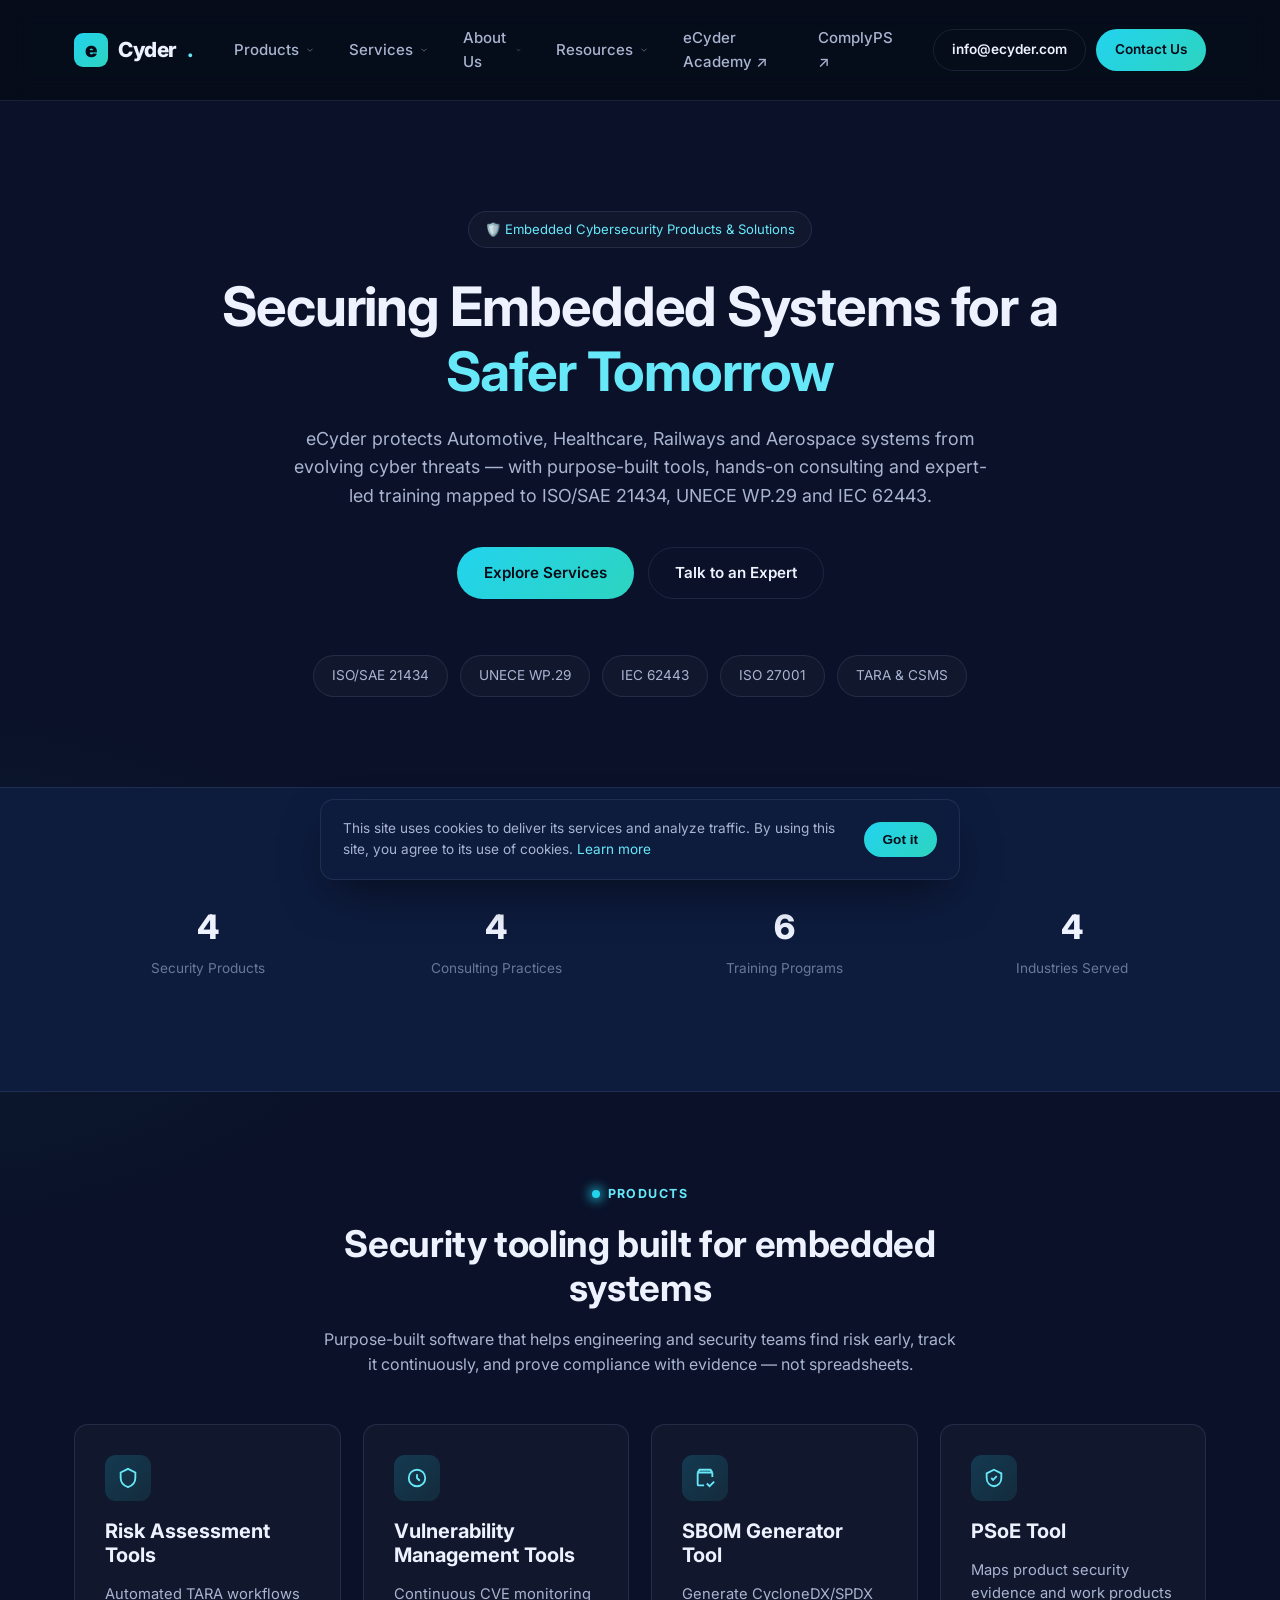
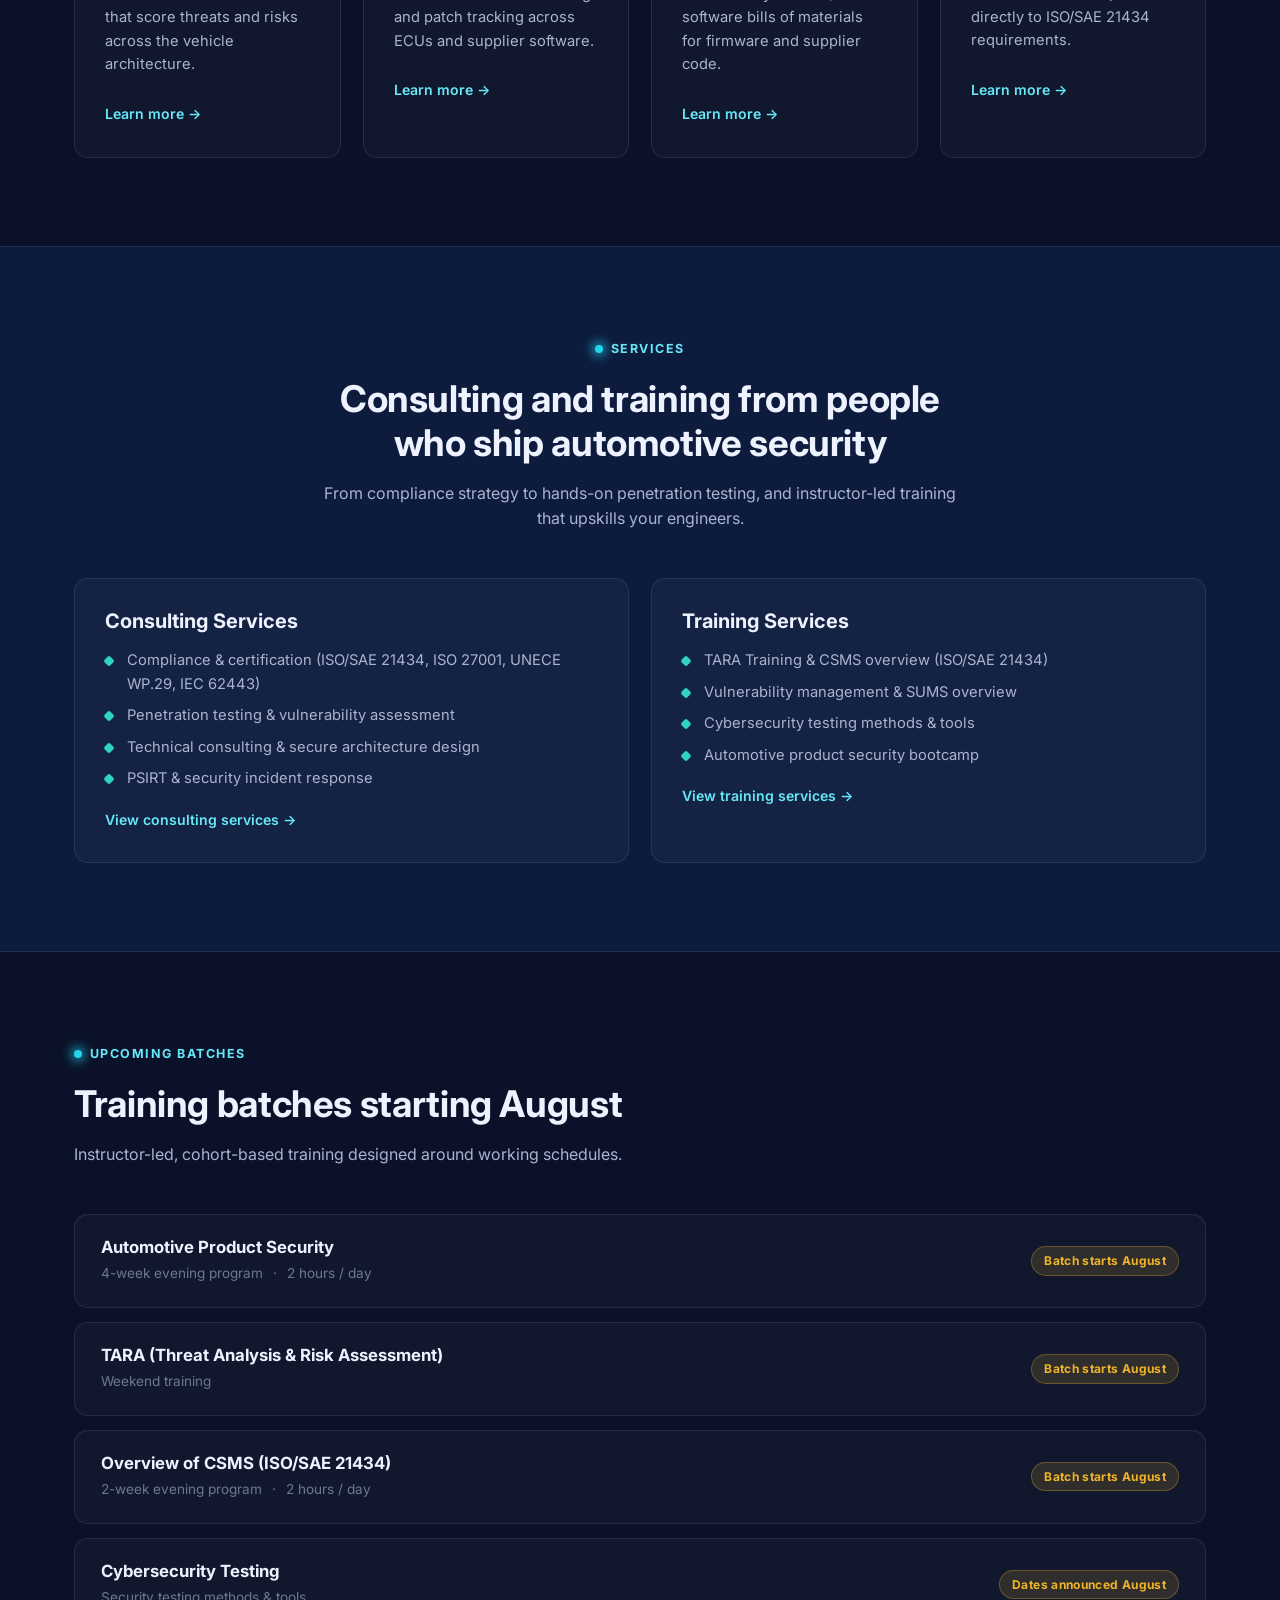
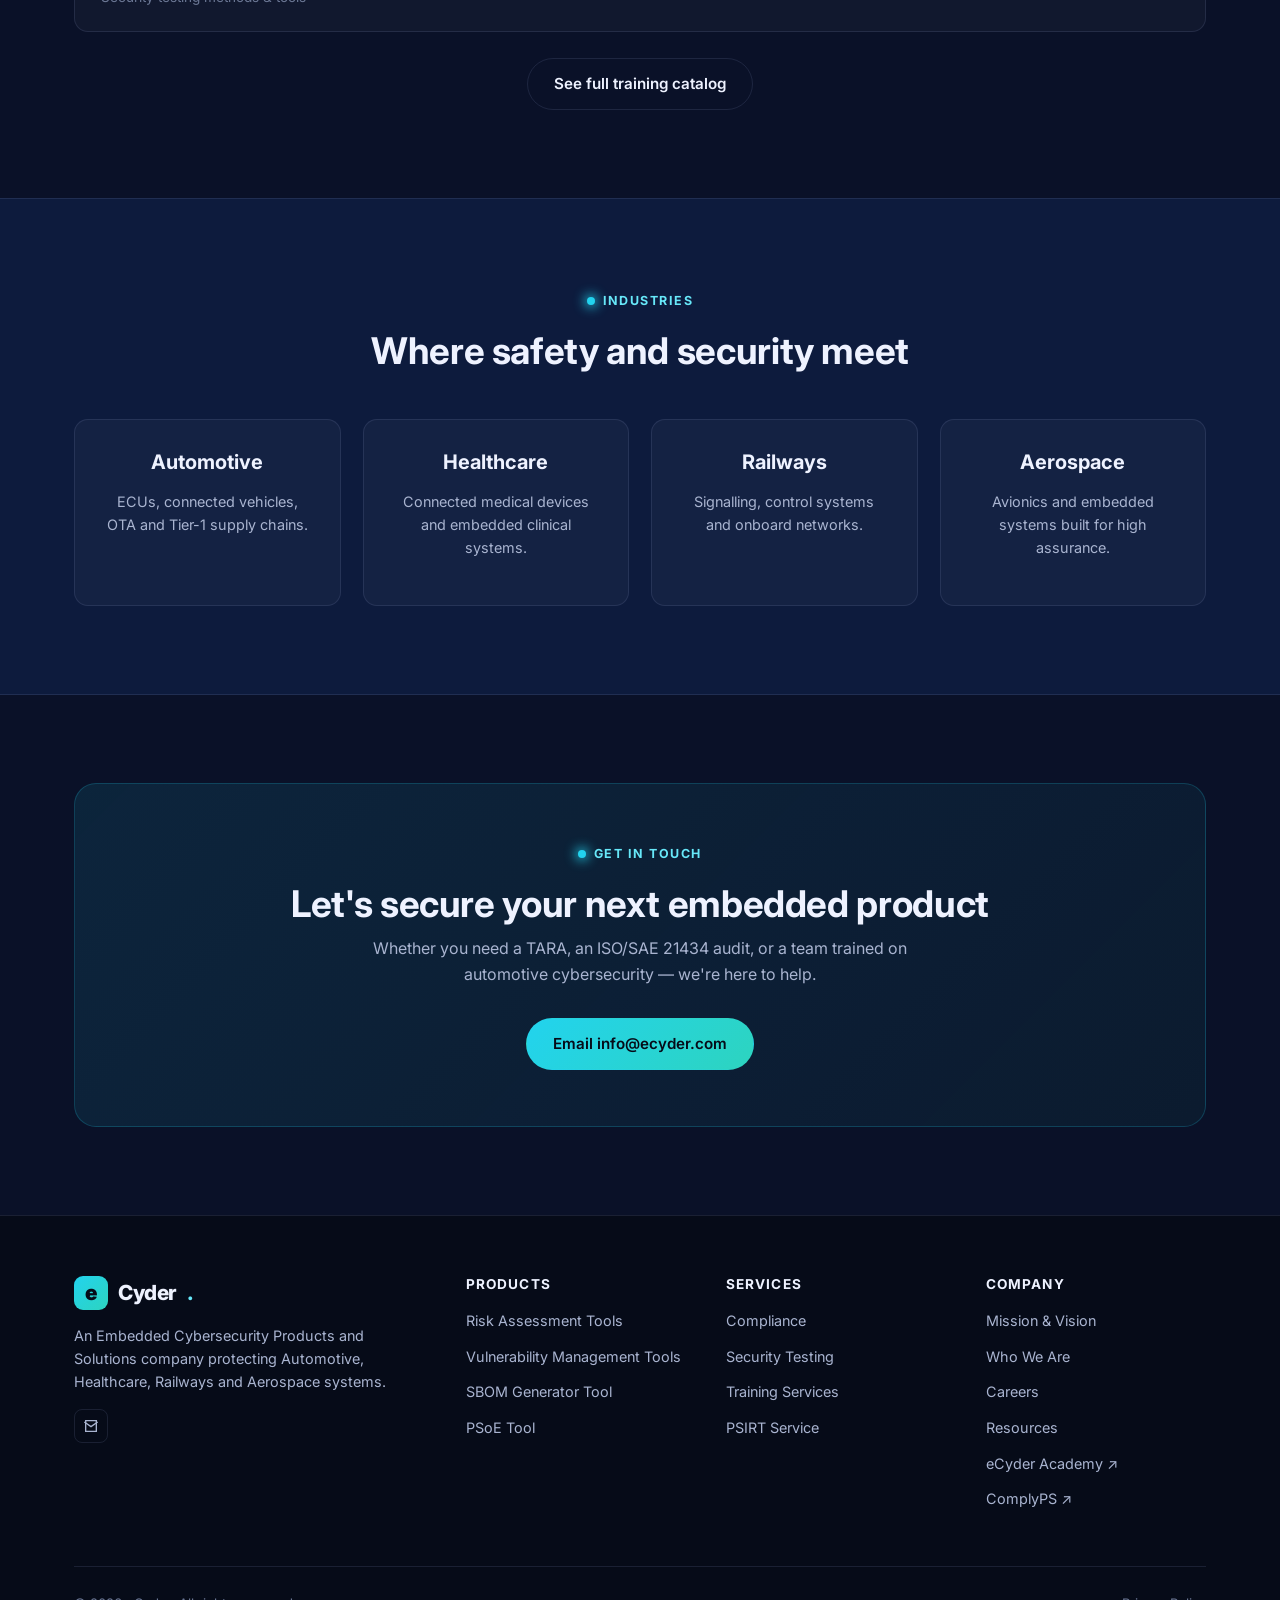
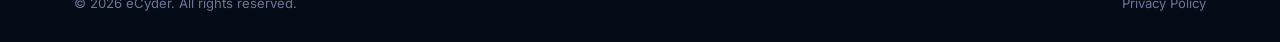
<file: index.html>
<!DOCTYPE html>
<html lang="en">
<head>
<meta charset="UTF-8">
<meta name="viewport" content="width=device-width, initial-scale=1.0">
<title>eCyder | Embedded Cybersecurity Products &amp; Solutions</title>
<meta name="description" content="eCyder secures automotive, healthcare, railways and aerospace embedded systems with cybersecurity tools, consulting and training aligned to ISO/SAE 21434, UNECE WP.29 and IEC 62443.">
<link rel="icon" href="data:image/svg+xml,<svg xmlns=%22http://www.w3.org/2000/svg%22 viewBox=%220 0 100 100%22><rect width=%22100%22 height=%22100%22 rx=%2222%22 fill=%22%2322d3ee%22/><text x=%2250%25%22 y=%2262%25%22 font-size=%2258%22 text-anchor=%22middle%22 fill=%22%2306101f%22 font-family=%22Arial%22 font-weight=%22900%22>e</text></svg>">
<link rel="preconnect" href="https://fonts.googleapis.com">
<link rel="preconnect" href="https://fonts.gstatic.com" crossorigin>
<link href="https://fonts.googleapis.com/css2?family=Inter:wght@400;500;600;700;800&display=swap" rel="stylesheet">
<link rel="stylesheet" href="css/styles.css">
</head>
<body>

<header class="site-header">
  <div class="nav-wrap">
    <a href="index.html" class="brand"><span class="mark">e</span>Cyder<span class="accent">.</span></a>

    <nav class="main-nav" aria-label="Primary">
      <ul>
        <li>
          <a href="products.html" class="nav-link">Products <svg class="chev" viewBox="0 0 24 24" fill="none" stroke="currentColor" stroke-width="2"><path d="M6 9l6 6 6-6"/></svg></a>
          <div class="dropdown">
            <a href="products.html#risk-assessment-tools">Risk Assessment Tools</a>
            <a href="products.html#vulnerability-management-tools">Vulnerability Management Tools</a>
            <a href="products.html#sbom-generator-tool">SBOM Generator Tool</a>
            <a href="products.html#psoe-tool">PSoE Tool</a>
          </div>
        </li>
        <li>
          <a href="services.html" class="nav-link">Services <svg class="chev" viewBox="0 0 24 24" fill="none" stroke="currentColor" stroke-width="2"><path d="M6 9l6 6 6-6"/></svg></a>
          <div class="dropdown">
            <div class="group-title">Consulting Services</div>
            <a href="services.html#compliance">Compliance</a>
            <a href="services.html#security-testing">Security Testing</a>
            <a href="services.html#technical-consulting">Technical Consulting</a>
            <a href="services.html#psirt-service">PSIRT Service</a>
            <hr>
            <div class="group-title">Training Services</div>
            <a href="services.html#tara-training">TARA Training</a>
            <a href="services.html#overview-of-csms">Overview of CSMS</a>
            <a href="services.html#vulnerability-management">Vulnerability Management</a>
            <a href="services.html#overview-of-sums">Overview of SUMS</a>
            <a href="services.html#cybersecurity-testing">Cybersecurity Testing</a>
            <a href="services.html#automotive-product-security">Automotive Product Security</a>
          </div>
        </li>
        <li>
          <a href="about.html" class="nav-link">About Us <svg class="chev" viewBox="0 0 24 24" fill="none" stroke="currentColor" stroke-width="2"><path d="M6 9l6 6 6-6"/></svg></a>
          <div class="dropdown">
            <a href="about.html#mission-vision">Mission &amp; Vision</a>
            <a href="about.html#who-we-are">Who We Are</a>
            <a href="about.html#careers">Careers</a>
          </div>
        </li>
        <li>
          <a href="resources.html" class="nav-link">Resources <svg class="chev" viewBox="0 0 24 24" fill="none" stroke="currentColor" stroke-width="2"><path d="M6 9l6 6 6-6"/></svg></a>
          <div class="dropdown">
            <a href="resources.html#blog">Blog</a>
            <a href="resources.html#whitepapers">Whitepapers</a>
            <a href="resources.html#case-studies">Case Studies</a>
          </div>
        </li>
        <li><a href="https://www.ecyder-academy.com" target="_blank" rel="noopener" class="nav-link">eCyder Academy ↗</a></li>
        <li><a href="https://complyps.com" target="_blank" rel="noopener" class="nav-link">ComplyPS ↗</a></li>
      </ul>
    </nav>

    <div class="header-cta">
      <a href="mailto:info@ecyder.com" class="btn btn-ghost btn-sm">info@ecyder.com</a>
      <a href="mailto:info@ecyder.com" class="btn btn-primary btn-sm">Contact Us</a>
      <button class="nav-toggle" aria-label="Toggle menu" aria-expanded="false">
        <svg width="20" height="20" viewBox="0 0 24 24" fill="none" stroke="currentColor" stroke-width="2"><path d="M4 6h16M4 12h16M4 18h16"/></svg>
      </button>
    </div>
  </div>
</header>

<main>

  <section class="hero">
    <div class="container">
      <div class="hero-badge">🛡️ Embedded Cybersecurity Products &amp; Solutions</div>
      <h1>Securing Embedded Systems for a <span style="color:var(--cyan-300)">Safer Tomorrow</span></h1>
      <p class="lead">eCyder protects Automotive, Healthcare, Railways and Aerospace systems from evolving cyber threats — with purpose-built tools, hands-on consulting and expert-led training mapped to ISO/SAE 21434, UNECE WP.29 and IEC 62443.</p>
      <div class="hero-ctas">
        <a href="services.html" class="btn btn-primary">Explore Services</a>
        <a href="mailto:info@ecyder.com" class="btn btn-ghost">Talk to an Expert</a>
      </div>
      <div class="hero-strip">
        <span class="pill">ISO/SAE 21434</span>
        <span class="pill">UNECE WP.29</span>
        <span class="pill">IEC 62443</span>
        <span class="pill">ISO 27001</span>
        <span class="pill">TARA &amp; CSMS</span>
      </div>
    </div>
  </section>

  <section class="band">
    <div class="container stats">
      <div class="stat"><div class="num">4</div><div class="label">Security Products</div></div>
      <div class="stat"><div class="num">4</div><div class="label">Consulting Practices</div></div>
      <div class="stat"><div class="num">6</div><div class="label">Training Programs</div></div>
      <div class="stat"><div class="num">4</div><div class="label">Industries Served</div></div>
    </div>
  </section>

  <section id="products">
    <div class="container">
      <div class="section-head center">
        <div class="eyebrow">Products</div>
        <h2>Security tooling built for embedded systems</h2>
        <p>Purpose-built software that helps engineering and security teams find risk early, track it continuously, and prove compliance with evidence — not spreadsheets.</p>
      </div>
      <div class="grid grid-4">
        <div class="card">
          <div class="icon"><svg viewBox="0 0 24 24" fill="none" stroke="currentColor" stroke-width="2"><path d="M12 2l8 4v6c0 5-3.4 8.4-8 10-4.6-1.6-8-5-8-10V6l8-4z"/></svg></div>
          <h3>Risk Assessment Tools</h3>
          <p style="font-size:0.92rem">Automated TARA workflows that score threats and risks across the vehicle architecture.</p>
          <a href="products.html#risk-assessment-tools" class="card-link">Learn more →</a>
        </div>
        <div class="card">
          <div class="icon"><svg viewBox="0 0 24 24" fill="none" stroke="currentColor" stroke-width="2"><path d="M12 8v4l3 3M21 12a9 9 0 11-18 0 9 9 0 0118 0z"/></svg></div>
          <h3>Vulnerability Management Tools</h3>
          <p style="font-size:0.92rem">Continuous CVE monitoring and patch tracking across ECUs and supplier software.</p>
          <a href="products.html#vulnerability-management-tools" class="card-link">Learn more →</a>
        </div>
        <div class="card">
          <div class="icon"><svg viewBox="0 0 24 24" fill="none" stroke="currentColor" stroke-width="2"><path d="M4 6h16M4 6v13a1 1 0 001 1h6M4 6l2-3h12l2 3M20 6v5M14 18l3 3 5-5"/></svg></div>
          <h3>SBOM Generator Tool</h3>
          <p style="font-size:0.92rem">Generate CycloneDX/SPDX software bills of materials for firmware and supplier code.</p>
          <a href="products.html#sbom-generator-tool" class="card-link">Learn more →</a>
        </div>
        <div class="card">
          <div class="icon"><svg viewBox="0 0 24 24" fill="none" stroke="currentColor" stroke-width="2"><path d="M9 12l2 2 4-4M12 3l8 4v5c0 5-3.4 8.5-8 9-4.6-.5-8-4-8-9V7l8-4z"/></svg></div>
          <h3>PSoE Tool</h3>
          <p style="font-size:0.92rem">Maps product security evidence and work products directly to ISO/SAE 21434 requirements.</p>
          <a href="products.html#psoe-tool" class="card-link">Learn more →</a>
        </div>
      </div>
    </div>
  </section>

  <section class="band">
    <div class="container">
      <div class="section-head center">
        <div class="eyebrow">Services</div>
        <h2>Consulting and training from people who ship automotive security</h2>
        <p>From compliance strategy to hands-on penetration testing, and instructor-led training that upskills your engineers.</p>
      </div>
      <div class="grid grid-2">
        <div class="card">
          <h3>Consulting Services</h3>
          <ul class="check">
            <li>Compliance &amp; certification (ISO/SAE 21434, ISO 27001, UNECE WP.29, IEC 62443)</li>
            <li>Penetration testing &amp; vulnerability assessment</li>
            <li>Technical consulting &amp; secure architecture design</li>
            <li>PSIRT &amp; security incident response</li>
          </ul>
          <a href="services.html#consulting-services" class="card-link">View consulting services →</a>
        </div>
        <div class="card">
          <h3>Training Services</h3>
          <ul class="check">
            <li>TARA Training &amp; CSMS overview (ISO/SAE 21434)</li>
            <li>Vulnerability management &amp; SUMS overview</li>
            <li>Cybersecurity testing methods &amp; tools</li>
            <li>Automotive product security bootcamp</li>
          </ul>
          <a href="services.html#training-services" class="card-link">View training services →</a>
        </div>
      </div>
    </div>
  </section>

  <section id="training">
    <div class="container">
      <div class="section-head">
        <div class="eyebrow">Upcoming Batches</div>
        <h2>Training batches starting August</h2>
        <p>Instructor-led, cohort-based training designed around working schedules.</p>
      </div>

      <div class="batch-card">
        <div>
          <h3>Automotive Product Security</h3>
          <div class="meta"><span>4-week evening program</span><span>·</span><span>2 hours / day</span></div>
        </div>
        <span class="badge">Batch starts August</span>
      </div>
      <div class="batch-card">
        <div>
          <h3>TARA (Threat Analysis &amp; Risk Assessment)</h3>
          <div class="meta"><span>Weekend training</span></div>
        </div>
        <span class="badge">Batch starts August</span>
      </div>
      <div class="batch-card">
        <div>
          <h3>Overview of CSMS (ISO/SAE 21434)</h3>
          <div class="meta"><span>2-week evening program</span><span>·</span><span>2 hours / day</span></div>
        </div>
        <span class="badge">Batch starts August</span>
      </div>
      <div class="batch-card">
        <div>
          <h3>Cybersecurity Testing</h3>
          <div class="meta"><span>Security testing methods &amp; tools</span></div>
        </div>
        <span class="badge">Dates announced August</span>
      </div>
      <div style="text-align:center;margin-top:26px">
        <a href="services.html#training-services" class="btn btn-ghost">See full training catalog</a>
      </div>
    </div>
  </section>

  <section class="band">
    <div class="container">
      <div class="section-head center">
        <div class="eyebrow">Industries</div>
        <h2>Where safety and security meet</h2>
      </div>
      <div class="grid grid-4">
        <div class="card" style="text-align:center">
          <h3>Automotive</h3>
          <p style="font-size:0.9rem">ECUs, connected vehicles, OTA and Tier-1 supply chains.</p>
        </div>
        <div class="card" style="text-align:center">
          <h3>Healthcare</h3>
          <p style="font-size:0.9rem">Connected medical devices and embedded clinical systems.</p>
        </div>
        <div class="card" style="text-align:center">
          <h3>Railways</h3>
          <p style="font-size:0.9rem">Signalling, control systems and onboard networks.</p>
        </div>
        <div class="card" style="text-align:center">
          <h3>Aerospace</h3>
          <p style="font-size:0.9rem">Avionics and embedded systems built for high assurance.</p>
        </div>
      </div>
    </div>
  </section>

  <section>
    <div class="container">
      <div class="cta-band">
        <div class="eyebrow" style="justify-content:center">Get in touch</div>
        <h2>Let's secure your next embedded product</h2>
        <p>Whether you need a TARA, an ISO/SAE 21434 audit, or a team trained on automotive cybersecurity — we're here to help.</p>
        <a href="mailto:info@ecyder.com" class="btn btn-primary">Email info@ecyder.com</a>
      </div>
    </div>
  </section>

</main>

<footer class="site-footer">
  <div class="container">
    <div class="footer-grid">
      <div class="footer-brand">
        <a href="index.html" class="brand"><span class="mark">e</span>Cyder<span class="accent">.</span></a>
        <p>An Embedded Cybersecurity Products and Solutions company protecting Automotive, Healthcare, Railways and Aerospace systems.</p>
        <div class="social-row">
          <a href="mailto:info@ecyder.com" aria-label="Email"><svg viewBox="0 0 24 24" fill="none" stroke="currentColor" stroke-width="2"><path d="M4 4h16v16H4z"/><path d="M22 6l-10 7L2 6"/></svg></a>
        </div>
      </div>
      <div class="footer-col">
        <h4>Products</h4>
        <ul>
          <li><a href="products.html#risk-assessment-tools">Risk Assessment Tools</a></li>
          <li><a href="products.html#vulnerability-management-tools">Vulnerability Management Tools</a></li>
          <li><a href="products.html#sbom-generator-tool">SBOM Generator Tool</a></li>
          <li><a href="products.html#psoe-tool">PSoE Tool</a></li>
        </ul>
      </div>
      <div class="footer-col">
        <h4>Services</h4>
        <ul>
          <li><a href="services.html#compliance">Compliance</a></li>
          <li><a href="services.html#security-testing">Security Testing</a></li>
          <li><a href="services.html#training-services">Training Services</a></li>
          <li><a href="services.html#psirt-service">PSIRT Service</a></li>
        </ul>
      </div>
      <div class="footer-col">
        <h4>Company</h4>
        <ul>
          <li><a href="about.html#mission-vision">Mission &amp; Vision</a></li>
          <li><a href="about.html#who-we-are">Who We Are</a></li>
          <li><a href="about.html#careers">Careers</a></li>
          <li><a href="resources.html">Resources</a></li>
          <li><a href="https://www.ecyder-academy.com" target="_blank" rel="noopener">eCyder Academy ↗</a></li>
          <li><a href="https://complyps.com" target="_blank" rel="noopener">ComplyPS ↗</a></li>
        </ul>
      </div>
    </div>
    <div class="footer-bottom">
      <span>© <span id="year"></span> eCyder. All rights reserved.</span>
      <a href="privacy-policy.html">Privacy Policy</a>
    </div>
  </div>
</footer>

<div id="cookie-banner">
  <p>This site uses cookies to deliver its services and analyze traffic. By using this site, you agree to its use of cookies. <a href="https://policies.google.com/technologies/cookies" target="_blank" rel="noopener" style="color:var(--cyan-300)">Learn more</a></p>
  <button class="btn btn-primary btn-sm" data-cookie-ack>Got it</button>
</div>

<script>document.getElementById('year').textContent = new Date().getFullYear();</script>
<script src="js/main.js"></script>
</body>
</html>
</file>
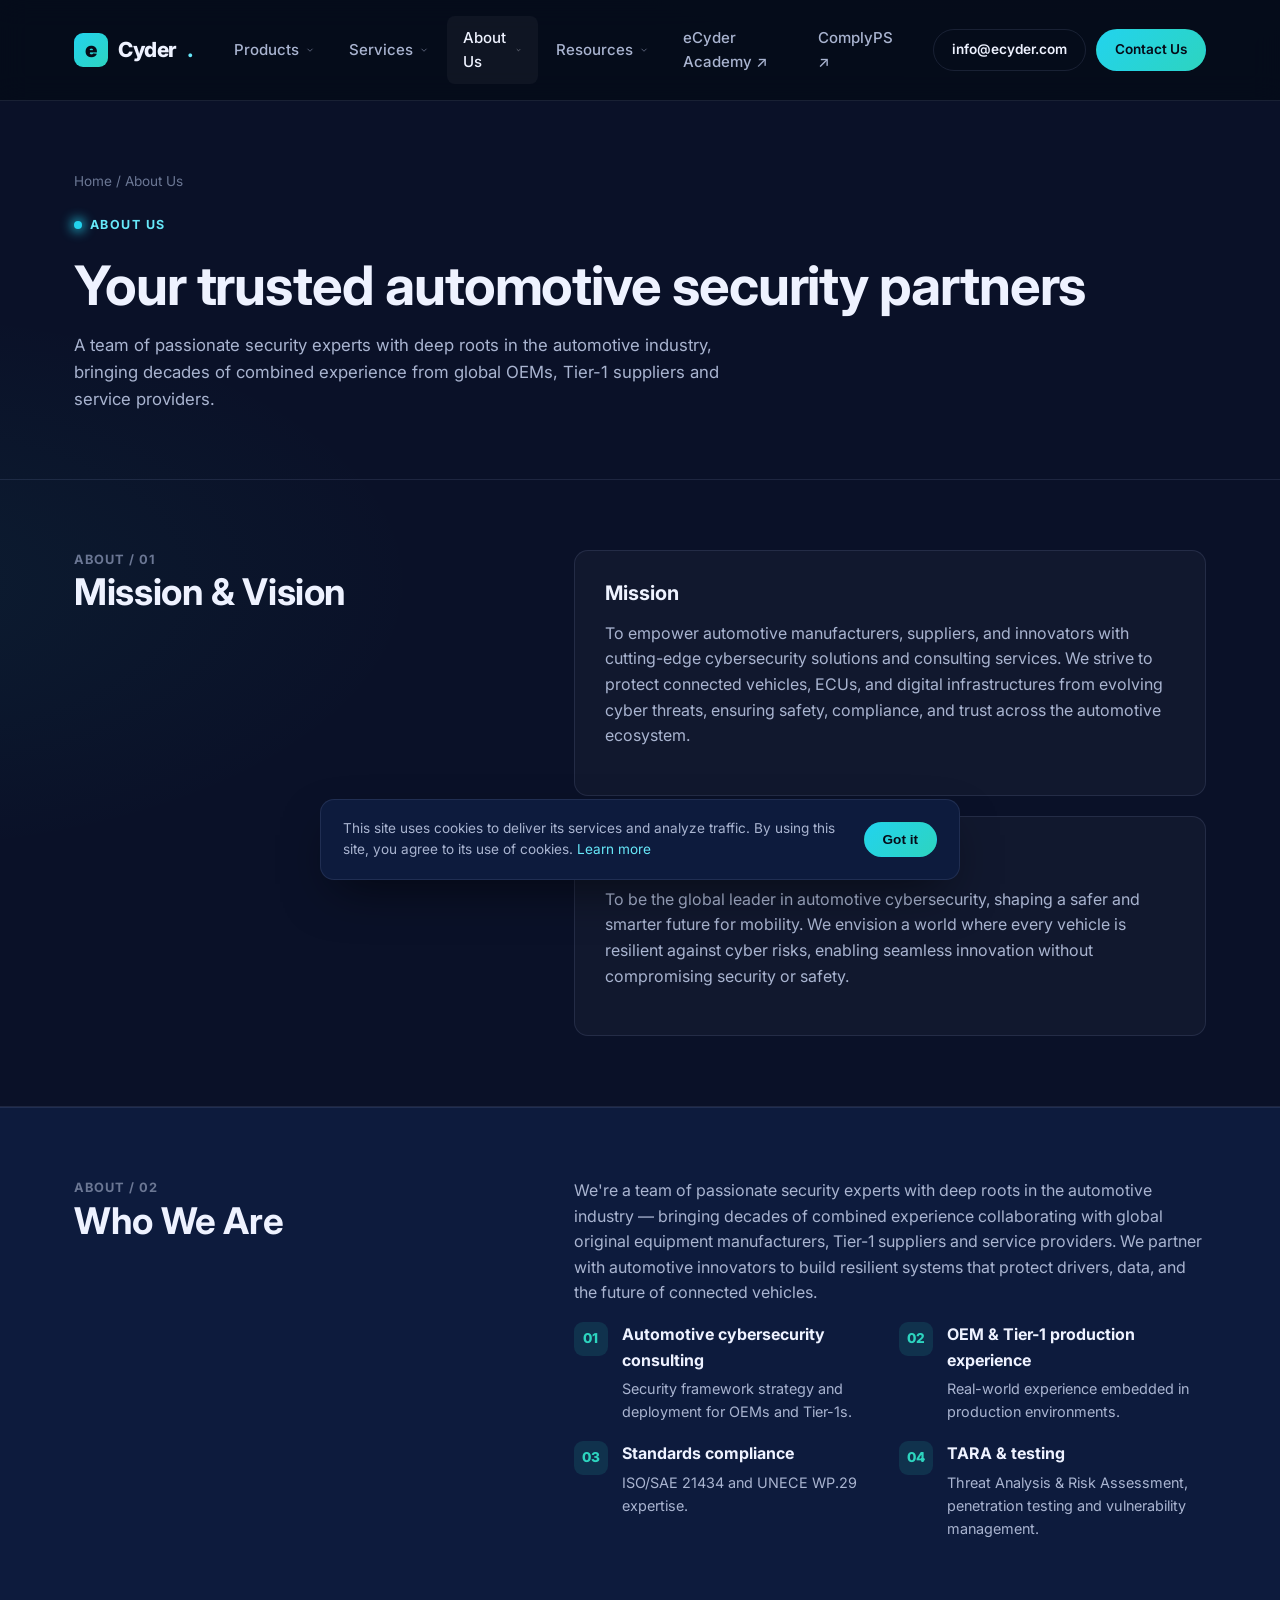
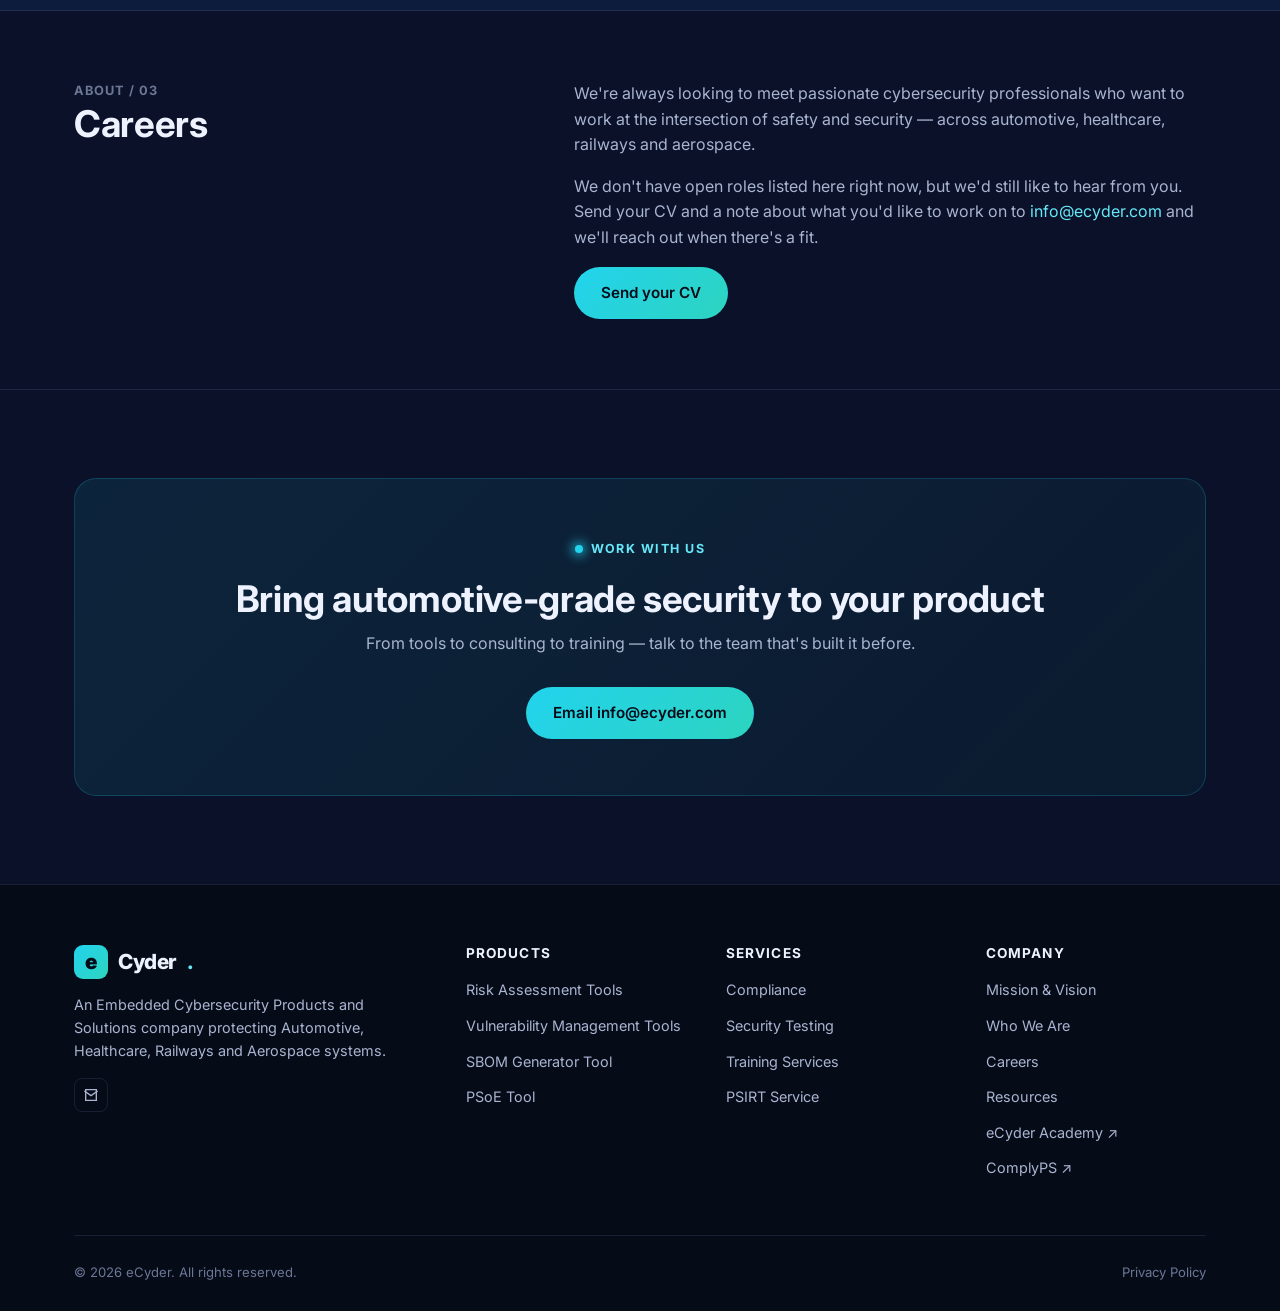
<file: about.html>
<!DOCTYPE html>
<html lang="en">
<head>
<meta charset="UTF-8">
<meta name="viewport" content="width=device-width, initial-scale=1.0">
<title>About Us | eCyder</title>
<meta name="description" content="eCyder's mission, vision, and the team of automotive cybersecurity experts behind our products, consulting and training.">
<link rel="icon" href="data:image/svg+xml,<svg xmlns=%22http://www.w3.org/2000/svg%22 viewBox=%220 0 100 100%22><rect width=%22100%22 height=%22100%22 rx=%2222%22 fill=%22%2322d3ee%22/><text x=%2250%25%22 y=%2262%25%22 font-size=%2258%22 text-anchor=%22middle%22 fill=%22%2306101f%22 font-family=%22Arial%22 font-weight=%22900%22>e</text></svg>">
<link rel="preconnect" href="https://fonts.googleapis.com">
<link rel="preconnect" href="https://fonts.gstatic.com" crossorigin>
<link href="https://fonts.googleapis.com/css2?family=Inter:wght@400;500;600;700;800&display=swap" rel="stylesheet">
<link rel="stylesheet" href="css/styles.css">
</head>
<body>

<header class="site-header">
  <div class="nav-wrap">
    <a href="index.html" class="brand"><span class="mark">e</span>Cyder<span class="accent">.</span></a>
    <nav class="main-nav" aria-label="Primary">
      <ul>
        <li>
          <a href="products.html" class="nav-link">Products <svg class="chev" viewBox="0 0 24 24" fill="none" stroke="currentColor" stroke-width="2"><path d="M6 9l6 6 6-6"/></svg></a>
          <div class="dropdown">
            <a href="products.html#risk-assessment-tools">Risk Assessment Tools</a>
            <a href="products.html#vulnerability-management-tools">Vulnerability Management Tools</a>
            <a href="products.html#sbom-generator-tool">SBOM Generator Tool</a>
            <a href="products.html#psoe-tool">PSoE Tool</a>
          </div>
        </li>
        <li>
          <a href="services.html" class="nav-link">Services <svg class="chev" viewBox="0 0 24 24" fill="none" stroke="currentColor" stroke-width="2"><path d="M6 9l6 6 6-6"/></svg></a>
          <div class="dropdown">
            <div class="group-title">Consulting Services</div>
            <a href="services.html#compliance">Compliance</a>
            <a href="services.html#security-testing">Security Testing</a>
            <a href="services.html#technical-consulting">Technical Consulting</a>
            <a href="services.html#psirt-service">PSIRT Service</a>
            <hr>
            <div class="group-title">Training Services</div>
            <a href="services.html#tara-training">TARA Training</a>
            <a href="services.html#overview-of-csms">Overview of CSMS</a>
            <a href="services.html#vulnerability-management">Vulnerability Management</a>
            <a href="services.html#overview-of-sums">Overview of SUMS</a>
            <a href="services.html#cybersecurity-testing">Cybersecurity Testing</a>
            <a href="services.html#automotive-product-security">Automotive Product Security</a>
          </div>
        </li>
        <li>
          <a href="about.html" class="nav-link active">About Us <svg class="chev" viewBox="0 0 24 24" fill="none" stroke="currentColor" stroke-width="2"><path d="M6 9l6 6 6-6"/></svg></a>
          <div class="dropdown">
            <a href="about.html#mission-vision">Mission &amp; Vision</a>
            <a href="about.html#who-we-are">Who We Are</a>
            <a href="about.html#careers">Careers</a>
          </div>
        </li>
        <li>
          <a href="resources.html" class="nav-link">Resources <svg class="chev" viewBox="0 0 24 24" fill="none" stroke="currentColor" stroke-width="2"><path d="M6 9l6 6 6-6"/></svg></a>
          <div class="dropdown">
            <a href="resources.html#blog">Blog</a>
            <a href="resources.html#whitepapers">Whitepapers</a>
            <a href="resources.html#case-studies">Case Studies</a>
          </div>
        </li>
        <li><a href="https://www.ecyder-academy.com" target="_blank" rel="noopener" class="nav-link">eCyder Academy ↗</a></li>
        <li><a href="https://complyps.com" target="_blank" rel="noopener" class="nav-link">ComplyPS ↗</a></li>
      </ul>
    </nav>
    <div class="header-cta">
      <a href="mailto:info@ecyder.com" class="btn btn-ghost btn-sm">info@ecyder.com</a>
      <a href="mailto:info@ecyder.com" class="btn btn-primary btn-sm">Contact Us</a>
      <button class="nav-toggle" aria-label="Toggle menu" aria-expanded="false">
        <svg width="20" height="20" viewBox="0 0 24 24" fill="none" stroke="currentColor" stroke-width="2"><path d="M4 6h16M4 12h16M4 18h16"/></svg>
      </button>
    </div>
  </div>
</header>

<main>

  <section class="page-hero">
    <div class="container">
      <div class="breadcrumb"><a href="index.html">Home</a> / About Us</div>
      <div class="eyebrow">About Us</div>
      <h1>Your trusted automotive security partners</h1>
      <p class="lead">A team of passionate security experts with deep roots in the automotive industry, bringing decades of combined experience from global OEMs, Tier-1 suppliers and service providers.</p>
    </div>
  </section>

  <section class="detail-section" id="mission-vision">
    <div class="container">
      <div class="detail-grid">
        <div>
          <div class="detail-index">About / 01</div>
          <h2>Mission &amp; Vision</h2>
        </div>
        <div>
          <div class="card" style="margin-bottom:20px">
            <h3>Mission</h3>
            <p>To empower automotive manufacturers, suppliers, and innovators with cutting-edge cybersecurity solutions and consulting services. We strive to protect connected vehicles, ECUs, and digital infrastructures from evolving cyber threats, ensuring safety, compliance, and trust across the automotive ecosystem.</p>
          </div>
          <div class="card">
            <h3>Vision</h3>
            <p>To be the global leader in automotive cybersecurity, shaping a safer and smarter future for mobility. We envision a world where every vehicle is resilient against cyber risks, enabling seamless innovation without compromising security or safety.</p>
          </div>
        </div>
      </div>
    </div>
  </section>

  <section class="detail-section band" id="who-we-are">
    <div class="container">
      <div class="detail-grid">
        <div>
          <div class="detail-index">About / 02</div>
          <h2>Who We Are</h2>
        </div>
        <div>
          <p>We're a team of passionate security experts with deep roots in the automotive industry — bringing decades of combined experience collaborating with global original equipment manufacturers, Tier-1 suppliers and service providers. We partner with automotive innovators to build resilient systems that protect drivers, data, and the future of connected vehicles.</p>
          <div class="value-list">
            <div class="value-item">
              <div class="dot">01</div>
              <div><strong style="color:var(--text-hi)">Automotive cybersecurity consulting</strong><p style="margin:4px 0 0;font-size:0.9rem">Security framework strategy and deployment for OEMs and Tier-1s.</p></div>
            </div>
            <div class="value-item">
              <div class="dot">02</div>
              <div><strong style="color:var(--text-hi)">OEM &amp; Tier-1 production experience</strong><p style="margin:4px 0 0;font-size:0.9rem">Real-world experience embedded in production environments.</p></div>
            </div>
            <div class="value-item">
              <div class="dot">03</div>
              <div><strong style="color:var(--text-hi)">Standards compliance</strong><p style="margin:4px 0 0;font-size:0.9rem">ISO/SAE 21434 and UNECE WP.29 expertise.</p></div>
            </div>
            <div class="value-item">
              <div class="dot">04</div>
              <div><strong style="color:var(--text-hi)">TARA &amp; testing</strong><p style="margin:4px 0 0;font-size:0.9rem">Threat Analysis &amp; Risk Assessment, penetration testing and vulnerability management.</p></div>
            </div>
          </div>
        </div>
      </div>
    </div>
  </section>

  <section class="detail-section" id="careers">
    <div class="container">
      <div class="detail-grid">
        <div>
          <div class="detail-index">About / 03</div>
          <h2>Careers</h2>
        </div>
        <div>
          <p>We're always looking to meet passionate cybersecurity professionals who want to work at the intersection of safety and security — across automotive, healthcare, railways and aerospace.</p>
          <p>We don't have open roles listed here right now, but we'd still like to hear from you. Send your CV and a note about what you'd like to work on to <a href="mailto:info@ecyder.com" style="color:var(--cyan-300)">info@ecyder.com</a> and we'll reach out when there's a fit.</p>
          <a href="mailto:info@ecyder.com?subject=Careers%20at%20eCyder" class="btn btn-primary">Send your CV</a>
        </div>
      </div>
    </div>
  </section>

  <section>
    <div class="container">
      <div class="cta-band">
        <div class="eyebrow" style="justify-content:center">Work with us</div>
        <h2>Bring automotive-grade security to your product</h2>
        <p>From tools to consulting to training — talk to the team that's built it before.</p>
        <a href="mailto:info@ecyder.com" class="btn btn-primary">Email info@ecyder.com</a>
      </div>
    </div>
  </section>

</main>

<footer class="site-footer">
  <div class="container">
    <div class="footer-grid">
      <div class="footer-brand">
        <a href="index.html" class="brand"><span class="mark">e</span>Cyder<span class="accent">.</span></a>
        <p>An Embedded Cybersecurity Products and Solutions company protecting Automotive, Healthcare, Railways and Aerospace systems.</p>
        <div class="social-row">
          <a href="mailto:info@ecyder.com" aria-label="Email"><svg viewBox="0 0 24 24" fill="none" stroke="currentColor" stroke-width="2"><path d="M4 4h16v16H4z"/><path d="M22 6l-10 7L2 6"/></svg></a>
        </div>
      </div>
      <div class="footer-col">
        <h4>Products</h4>
        <ul>
          <li><a href="products.html#risk-assessment-tools">Risk Assessment Tools</a></li>
          <li><a href="products.html#vulnerability-management-tools">Vulnerability Management Tools</a></li>
          <li><a href="products.html#sbom-generator-tool">SBOM Generator Tool</a></li>
          <li><a href="products.html#psoe-tool">PSoE Tool</a></li>
        </ul>
      </div>
      <div class="footer-col">
        <h4>Services</h4>
        <ul>
          <li><a href="services.html#compliance">Compliance</a></li>
          <li><a href="services.html#security-testing">Security Testing</a></li>
          <li><a href="services.html#training-services">Training Services</a></li>
          <li><a href="services.html#psirt-service">PSIRT Service</a></li>
        </ul>
      </div>
      <div class="footer-col">
        <h4>Company</h4>
        <ul>
          <li><a href="about.html#mission-vision">Mission &amp; Vision</a></li>
          <li><a href="about.html#who-we-are">Who We Are</a></li>
          <li><a href="about.html#careers">Careers</a></li>
          <li><a href="resources.html">Resources</a></li>
          <li><a href="https://www.ecyder-academy.com" target="_blank" rel="noopener">eCyder Academy ↗</a></li>
          <li><a href="https://complyps.com" target="_blank" rel="noopener">ComplyPS ↗</a></li>
        </ul>
      </div>
    </div>
    <div class="footer-bottom">
      <span>© <span id="year"></span> eCyder. All rights reserved.</span>
      <a href="privacy-policy.html">Privacy Policy</a>
    </div>
  </div>
</footer>

<div id="cookie-banner">
  <p>This site uses cookies to deliver its services and analyze traffic. By using this site, you agree to its use of cookies. <a href="https://policies.google.com/technologies/cookies" target="_blank" rel="noopener" style="color:var(--cyan-300)">Learn more</a></p>
  <button class="btn btn-primary btn-sm" data-cookie-ack>Got it</button>
</div>

<script>document.getElementById('year').textContent = new Date().getFullYear();</script>
<script src="js/main.js"></script>
</body>
</html>
</file>
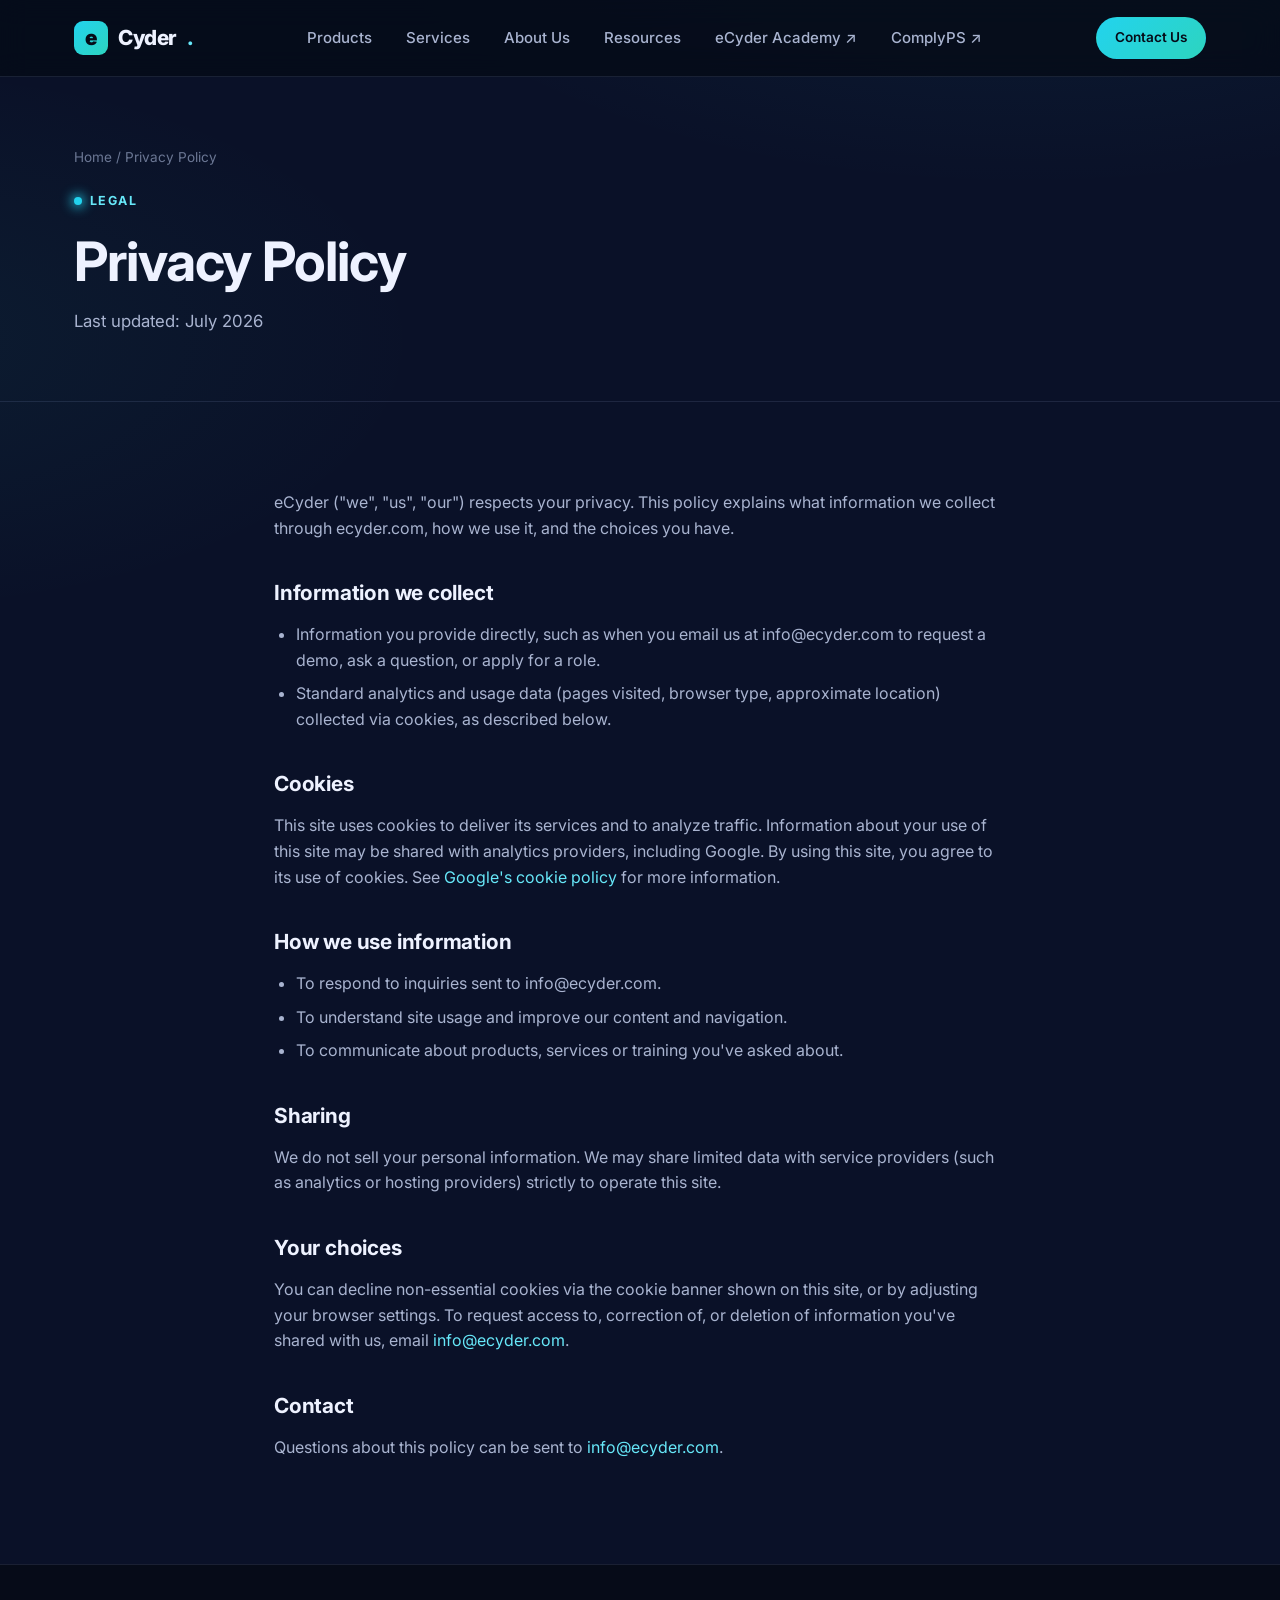
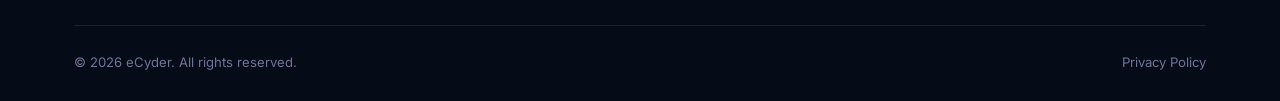
<file: privacy-policy.html>
<!DOCTYPE html>
<html lang="en">
<head>
<meta charset="UTF-8">
<meta name="viewport" content="width=device-width, initial-scale=1.0">
<title>Privacy Policy | eCyder</title>
<link rel="icon" href="data:image/svg+xml,<svg xmlns=%22http://www.w3.org/2000/svg%22 viewBox=%220 0 100 100%22><rect width=%22100%22 height=%22100%22 rx=%2222%22 fill=%22%2322d3ee%22/><text x=%2250%25%22 y=%2262%25%22 font-size=%2258%22 text-anchor=%22middle%22 fill=%22%2306101f%22 font-family=%22Arial%22 font-weight=%22900%22>e</text></svg>">
<link rel="preconnect" href="https://fonts.googleapis.com">
<link rel="preconnect" href="https://fonts.gstatic.com" crossorigin>
<link href="https://fonts.googleapis.com/css2?family=Inter:wght@400;500;600;700;800&display=swap" rel="stylesheet">
<link rel="stylesheet" href="css/styles.css">
<style>
  .policy-body h2 { margin-top:40px; font-size:1.3rem; }
  .policy-body p, .policy-body li { color: var(--text-mid); }
  .policy-body ul { list-style: disc; padding-left: 22px; margin-bottom: 16px; }
  .policy-body li { margin-bottom: 8px; }
</style>
</head>
<body>

<header class="site-header">
  <div class="nav-wrap">
    <a href="index.html" class="brand"><span class="mark">e</span>Cyder<span class="accent">.</span></a>
    <nav class="main-nav" aria-label="Primary">
      <ul>
        <li><a href="products.html" class="nav-link">Products</a></li>
        <li><a href="services.html" class="nav-link">Services</a></li>
        <li><a href="about.html" class="nav-link">About Us</a></li>
        <li><a href="resources.html" class="nav-link">Resources</a></li>
        <li><a href="https://www.ecyder-academy.com" target="_blank" rel="noopener" class="nav-link">eCyder Academy ↗</a></li>
        <li><a href="https://complyps.com" target="_blank" rel="noopener" class="nav-link">ComplyPS ↗</a></li>
      </ul>
    </nav>
    <div class="header-cta">
      <a href="mailto:info@ecyder.com" class="btn btn-primary btn-sm">Contact Us</a>
      <button class="nav-toggle" aria-label="Toggle menu" aria-expanded="false">
        <svg width="20" height="20" viewBox="0 0 24 24" fill="none" stroke="currentColor" stroke-width="2"><path d="M4 6h16M4 12h16M4 18h16"/></svg>
      </button>
    </div>
  </div>
</header>

<main>
  <section class="page-hero">
    <div class="container">
      <div class="breadcrumb"><a href="index.html">Home</a> / Privacy Policy</div>
      <div class="eyebrow">Legal</div>
      <h1>Privacy Policy</h1>
      <p class="lead">Last updated: July 2026</p>
    </div>
  </section>

  <section>
    <div class="container policy-body" style="max-width:780px">
      <p>eCyder ("we", "us", "our") respects your privacy. This policy explains what information we collect through ecyder.com, how we use it, and the choices you have.</p>

      <h2>Information we collect</h2>
      <ul>
        <li>Information you provide directly, such as when you email us at info@ecyder.com to request a demo, ask a question, or apply for a role.</li>
        <li>Standard analytics and usage data (pages visited, browser type, approximate location) collected via cookies, as described below.</li>
      </ul>

      <h2>Cookies</h2>
      <p>This site uses cookies to deliver its services and to analyze traffic. Information about your use of this site may be shared with analytics providers, including Google. By using this site, you agree to its use of cookies. See <a href="https://policies.google.com/technologies/cookies" target="_blank" rel="noopener" style="color:var(--cyan-300)">Google's cookie policy</a> for more information.</p>

      <h2>How we use information</h2>
      <ul>
        <li>To respond to inquiries sent to info@ecyder.com.</li>
        <li>To understand site usage and improve our content and navigation.</li>
        <li>To communicate about products, services or training you've asked about.</li>
      </ul>

      <h2>Sharing</h2>
      <p>We do not sell your personal information. We may share limited data with service providers (such as analytics or hosting providers) strictly to operate this site.</p>

      <h2>Your choices</h2>
      <p>You can decline non-essential cookies via the cookie banner shown on this site, or by adjusting your browser settings. To request access to, correction of, or deletion of information you've shared with us, email <a href="mailto:info@ecyder.com" style="color:var(--cyan-300)">info@ecyder.com</a>.</p>

      <h2>Contact</h2>
      <p>Questions about this policy can be sent to <a href="mailto:info@ecyder.com" style="color:var(--cyan-300)">info@ecyder.com</a>.</p>
    </div>
  </section>
</main>

<footer class="site-footer">
  <div class="container">
    <div class="footer-bottom">
      <span>© <span id="year"></span> eCyder. All rights reserved.</span>
      <a href="privacy-policy.html">Privacy Policy</a>
    </div>
  </div>
</footer>

<script>document.getElementById('year').textContent = new Date().getFullYear();</script>
<script src="js/main.js"></script>
</body>
</html>
</file>
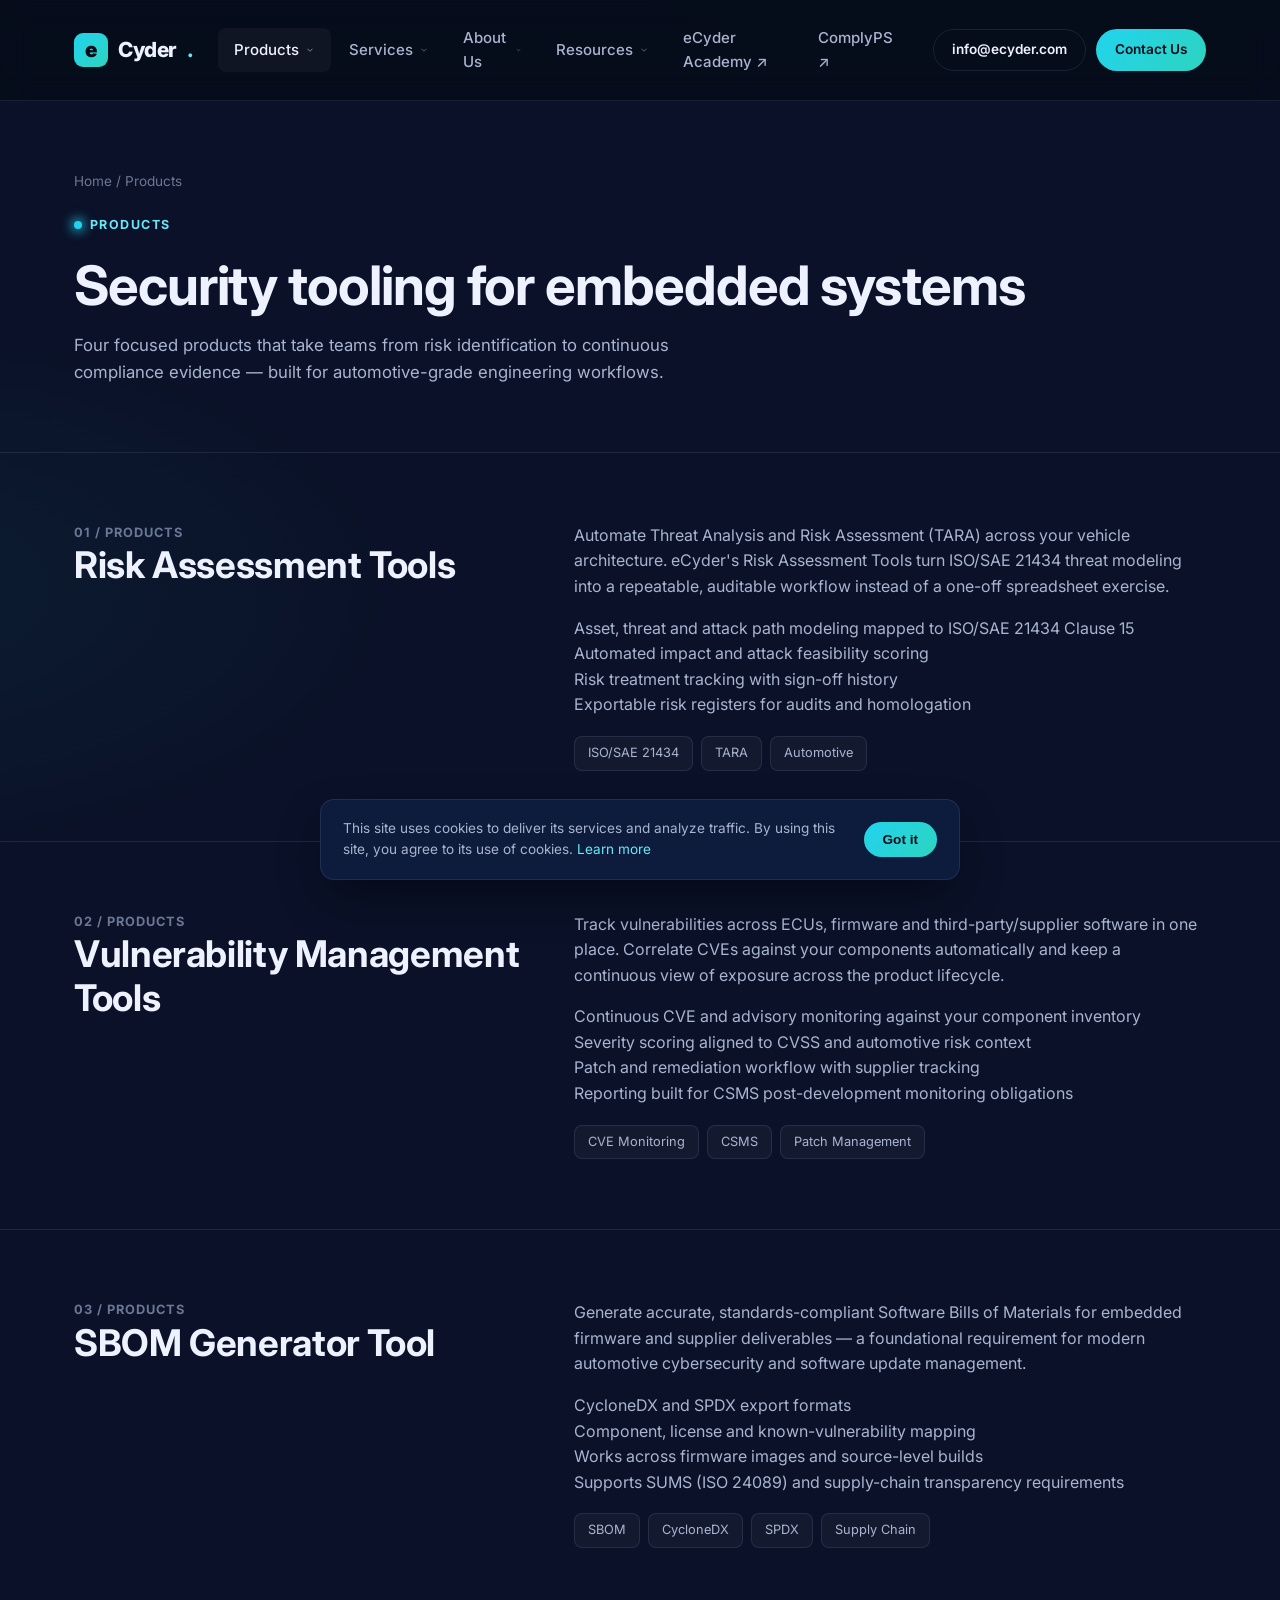
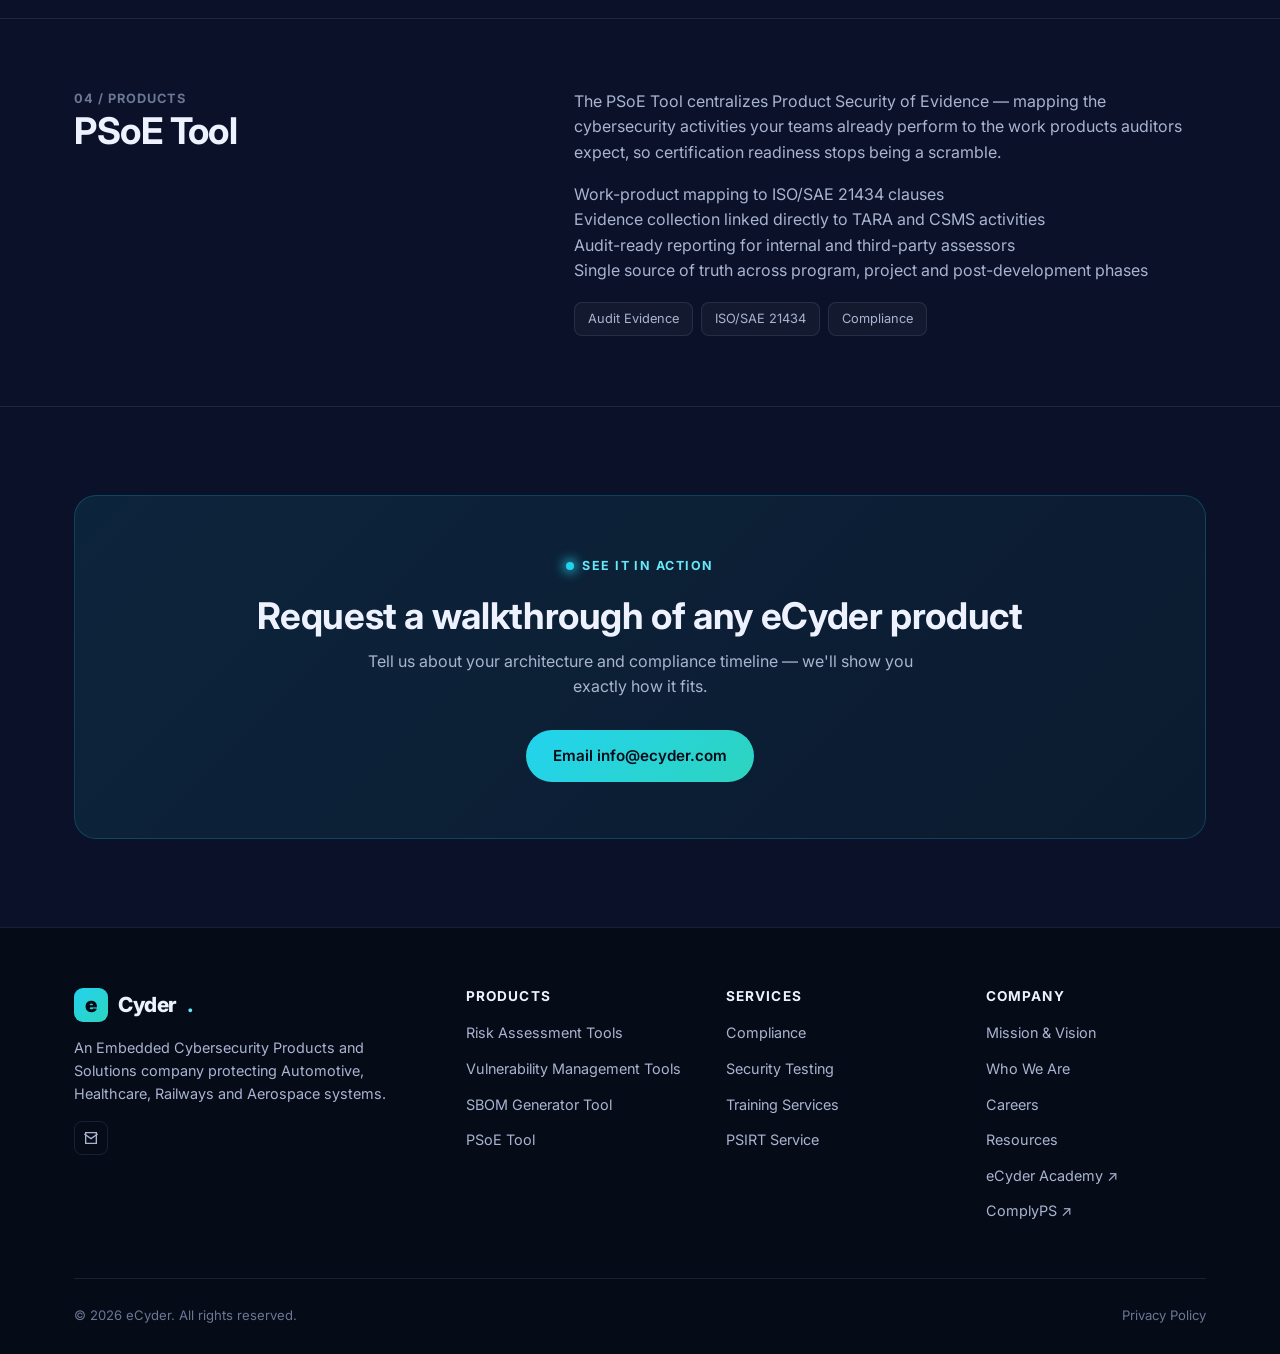
<file: products.html>
<!DOCTYPE html>
<html lang="en">
<head>
<meta charset="UTF-8">
<meta name="viewport" content="width=device-width, initial-scale=1.0">
<title>Products | eCyder</title>
<meta name="description" content="eCyder's embedded cybersecurity product suite: Risk Assessment Tools, Vulnerability Management Tools, SBOM Generator Tool and the PSoE Tool.">
<link rel="icon" href="data:image/svg+xml,<svg xmlns=%22http://www.w3.org/2000/svg%22 viewBox=%220 0 100 100%22><rect width=%22100%22 height=%22100%22 rx=%2222%22 fill=%22%2322d3ee%22/><text x=%2250%25%22 y=%2262%25%22 font-size=%2258%22 text-anchor=%22middle%22 fill=%22%2306101f%22 font-family=%22Arial%22 font-weight=%22900%22>e</text></svg>">
<link rel="preconnect" href="https://fonts.googleapis.com">
<link rel="preconnect" href="https://fonts.gstatic.com" crossorigin>
<link href="https://fonts.googleapis.com/css2?family=Inter:wght@400;500;600;700;800&display=swap" rel="stylesheet">
<link rel="stylesheet" href="css/styles.css">
</head>
<body>

<header class="site-header">
  <div class="nav-wrap">
    <a href="index.html" class="brand"><span class="mark">e</span>Cyder<span class="accent">.</span></a>
    <nav class="main-nav" aria-label="Primary">
      <ul>
        <li>
          <a href="products.html" class="nav-link active">Products <svg class="chev" viewBox="0 0 24 24" fill="none" stroke="currentColor" stroke-width="2"><path d="M6 9l6 6 6-6"/></svg></a>
          <div class="dropdown">
            <a href="products.html#risk-assessment-tools">Risk Assessment Tools</a>
            <a href="products.html#vulnerability-management-tools">Vulnerability Management Tools</a>
            <a href="products.html#sbom-generator-tool">SBOM Generator Tool</a>
            <a href="products.html#psoe-tool">PSoE Tool</a>
          </div>
        </li>
        <li>
          <a href="services.html" class="nav-link">Services <svg class="chev" viewBox="0 0 24 24" fill="none" stroke="currentColor" stroke-width="2"><path d="M6 9l6 6 6-6"/></svg></a>
          <div class="dropdown">
            <div class="group-title">Consulting Services</div>
            <a href="services.html#compliance">Compliance</a>
            <a href="services.html#security-testing">Security Testing</a>
            <a href="services.html#technical-consulting">Technical Consulting</a>
            <a href="services.html#psirt-service">PSIRT Service</a>
            <hr>
            <div class="group-title">Training Services</div>
            <a href="services.html#tara-training">TARA Training</a>
            <a href="services.html#overview-of-csms">Overview of CSMS</a>
            <a href="services.html#vulnerability-management">Vulnerability Management</a>
            <a href="services.html#overview-of-sums">Overview of SUMS</a>
            <a href="services.html#cybersecurity-testing">Cybersecurity Testing</a>
            <a href="services.html#automotive-product-security">Automotive Product Security</a>
          </div>
        </li>
        <li>
          <a href="about.html" class="nav-link">About Us <svg class="chev" viewBox="0 0 24 24" fill="none" stroke="currentColor" stroke-width="2"><path d="M6 9l6 6 6-6"/></svg></a>
          <div class="dropdown">
            <a href="about.html#mission-vision">Mission &amp; Vision</a>
            <a href="about.html#who-we-are">Who We Are</a>
            <a href="about.html#careers">Careers</a>
          </div>
        </li>
        <li>
          <a href="resources.html" class="nav-link">Resources <svg class="chev" viewBox="0 0 24 24" fill="none" stroke="currentColor" stroke-width="2"><path d="M6 9l6 6 6-6"/></svg></a>
          <div class="dropdown">
            <a href="resources.html#blog">Blog</a>
            <a href="resources.html#whitepapers">Whitepapers</a>
            <a href="resources.html#case-studies">Case Studies</a>
          </div>
        </li>
        <li><a href="https://www.ecyder-academy.com" target="_blank" rel="noopener" class="nav-link">eCyder Academy ↗</a></li>
        <li><a href="https://complyps.com" target="_blank" rel="noopener" class="nav-link">ComplyPS ↗</a></li>
      </ul>
    </nav>
    <div class="header-cta">
      <a href="mailto:info@ecyder.com" class="btn btn-ghost btn-sm">info@ecyder.com</a>
      <a href="mailto:info@ecyder.com" class="btn btn-primary btn-sm">Contact Us</a>
      <button class="nav-toggle" aria-label="Toggle menu" aria-expanded="false">
        <svg width="20" height="20" viewBox="0 0 24 24" fill="none" stroke="currentColor" stroke-width="2"><path d="M4 6h16M4 12h16M4 18h16"/></svg>
      </button>
    </div>
  </div>
</header>

<main>

  <section class="page-hero">
    <div class="container">
      <div class="breadcrumb"><a href="index.html">Home</a> / Products</div>
      <div class="eyebrow">Products</div>
      <h1>Security tooling for embedded systems</h1>
      <p class="lead">Four focused products that take teams from risk identification to continuous compliance evidence — built for automotive-grade engineering workflows.</p>
    </div>
  </section>

  <section class="detail-section" id="risk-assessment-tools">
    <div class="container">
      <div class="detail-grid">
        <div>
          <div class="detail-index">01 / Products</div>
          <h2>Risk Assessment Tools</h2>
        </div>
        <div>
          <p>Automate Threat Analysis and Risk Assessment (TARA) across your vehicle architecture. eCyder's Risk Assessment Tools turn ISO/SAE 21434 threat modeling into a repeatable, auditable workflow instead of a one-off spreadsheet exercise.</p>
          <ul class="check">
            <li>Asset, threat and attack path modeling mapped to ISO/SAE 21434 Clause 15</li>
            <li>Automated impact and attack feasibility scoring</li>
            <li>Risk treatment tracking with sign-off history</li>
            <li>Exportable risk registers for audits and homologation</li>
          </ul>
          <div class="tag-row">
            <span class="tag">ISO/SAE 21434</span>
            <span class="tag">TARA</span>
            <span class="tag">Automotive</span>
          </div>
        </div>
      </div>
    </div>
  </section>

  <section class="detail-section" id="vulnerability-management-tools">
    <div class="container">
      <div class="detail-grid">
        <div>
          <div class="detail-index">02 / Products</div>
          <h2>Vulnerability Management Tools</h2>
        </div>
        <div>
          <p>Track vulnerabilities across ECUs, firmware and third-party/supplier software in one place. Correlate CVEs against your components automatically and keep a continuous view of exposure across the product lifecycle.</p>
          <ul class="check">
            <li>Continuous CVE and advisory monitoring against your component inventory</li>
            <li>Severity scoring aligned to CVSS and automotive risk context</li>
            <li>Patch and remediation workflow with supplier tracking</li>
            <li>Reporting built for CSMS post-development monitoring obligations</li>
          </ul>
          <div class="tag-row">
            <span class="tag">CVE Monitoring</span>
            <span class="tag">CSMS</span>
            <span class="tag">Patch Management</span>
          </div>
        </div>
      </div>
    </div>
  </section>

  <section class="detail-section" id="sbom-generator-tool">
    <div class="container">
      <div class="detail-grid">
        <div>
          <div class="detail-index">03 / Products</div>
          <h2>SBOM Generator Tool</h2>
        </div>
        <div>
          <p>Generate accurate, standards-compliant Software Bills of Materials for embedded firmware and supplier deliverables — a foundational requirement for modern automotive cybersecurity and software update management.</p>
          <ul class="check">
            <li>CycloneDX and SPDX export formats</li>
            <li>Component, license and known-vulnerability mapping</li>
            <li>Works across firmware images and source-level builds</li>
            <li>Supports SUMS (ISO 24089) and supply-chain transparency requirements</li>
          </ul>
          <div class="tag-row">
            <span class="tag">SBOM</span>
            <span class="tag">CycloneDX</span>
            <span class="tag">SPDX</span>
            <span class="tag">Supply Chain</span>
          </div>
        </div>
      </div>
    </div>
  </section>

  <section class="detail-section" id="psoe-tool">
    <div class="container">
      <div class="detail-grid">
        <div>
          <div class="detail-index">04 / Products</div>
          <h2>PSoE Tool</h2>
        </div>
        <div>
          <p>The PSoE Tool centralizes Product Security of Evidence — mapping the cybersecurity activities your teams already perform to the work products auditors expect, so certification readiness stops being a scramble.</p>
          <ul class="check">
            <li>Work-product mapping to ISO/SAE 21434 clauses</li>
            <li>Evidence collection linked directly to TARA and CSMS activities</li>
            <li>Audit-ready reporting for internal and third-party assessors</li>
            <li>Single source of truth across program, project and post-development phases</li>
          </ul>
          <div class="tag-row">
            <span class="tag">Audit Evidence</span>
            <span class="tag">ISO/SAE 21434</span>
            <span class="tag">Compliance</span>
          </div>
        </div>
      </div>
    </div>
  </section>

  <section>
    <div class="container">
      <div class="cta-band">
        <div class="eyebrow" style="justify-content:center">See it in action</div>
        <h2>Request a walkthrough of any eCyder product</h2>
        <p>Tell us about your architecture and compliance timeline — we'll show you exactly how it fits.</p>
        <a href="mailto:info@ecyder.com" class="btn btn-primary">Email info@ecyder.com</a>
      </div>
    </div>
  </section>

</main>

<footer class="site-footer">
  <div class="container">
    <div class="footer-grid">
      <div class="footer-brand">
        <a href="index.html" class="brand"><span class="mark">e</span>Cyder<span class="accent">.</span></a>
        <p>An Embedded Cybersecurity Products and Solutions company protecting Automotive, Healthcare, Railways and Aerospace systems.</p>
        <div class="social-row">
          <a href="mailto:info@ecyder.com" aria-label="Email"><svg viewBox="0 0 24 24" fill="none" stroke="currentColor" stroke-width="2"><path d="M4 4h16v16H4z"/><path d="M22 6l-10 7L2 6"/></svg></a>
        </div>
      </div>
      <div class="footer-col">
        <h4>Products</h4>
        <ul>
          <li><a href="products.html#risk-assessment-tools">Risk Assessment Tools</a></li>
          <li><a href="products.html#vulnerability-management-tools">Vulnerability Management Tools</a></li>
          <li><a href="products.html#sbom-generator-tool">SBOM Generator Tool</a></li>
          <li><a href="products.html#psoe-tool">PSoE Tool</a></li>
        </ul>
      </div>
      <div class="footer-col">
        <h4>Services</h4>
        <ul>
          <li><a href="services.html#compliance">Compliance</a></li>
          <li><a href="services.html#security-testing">Security Testing</a></li>
          <li><a href="services.html#training-services">Training Services</a></li>
          <li><a href="services.html#psirt-service">PSIRT Service</a></li>
        </ul>
      </div>
      <div class="footer-col">
        <h4>Company</h4>
        <ul>
          <li><a href="about.html#mission-vision">Mission &amp; Vision</a></li>
          <li><a href="about.html#who-we-are">Who We Are</a></li>
          <li><a href="about.html#careers">Careers</a></li>
          <li><a href="resources.html">Resources</a></li>
          <li><a href="https://www.ecyder-academy.com" target="_blank" rel="noopener">eCyder Academy ↗</a></li>
          <li><a href="https://complyps.com" target="_blank" rel="noopener">ComplyPS ↗</a></li>
        </ul>
      </div>
    </div>
    <div class="footer-bottom">
      <span>© <span id="year"></span> eCyder. All rights reserved.</span>
      <a href="privacy-policy.html">Privacy Policy</a>
    </div>
  </div>
</footer>

<div id="cookie-banner">
  <p>This site uses cookies to deliver its services and analyze traffic. By using this site, you agree to its use of cookies. <a href="https://policies.google.com/technologies/cookies" target="_blank" rel="noopener" style="color:var(--cyan-300)">Learn more</a></p>
  <button class="btn btn-primary btn-sm" data-cookie-ack>Got it</button>
</div>

<script>document.getElementById('year').textContent = new Date().getFullYear();</script>
<script src="js/main.js"></script>
</body>
</html>
</file>
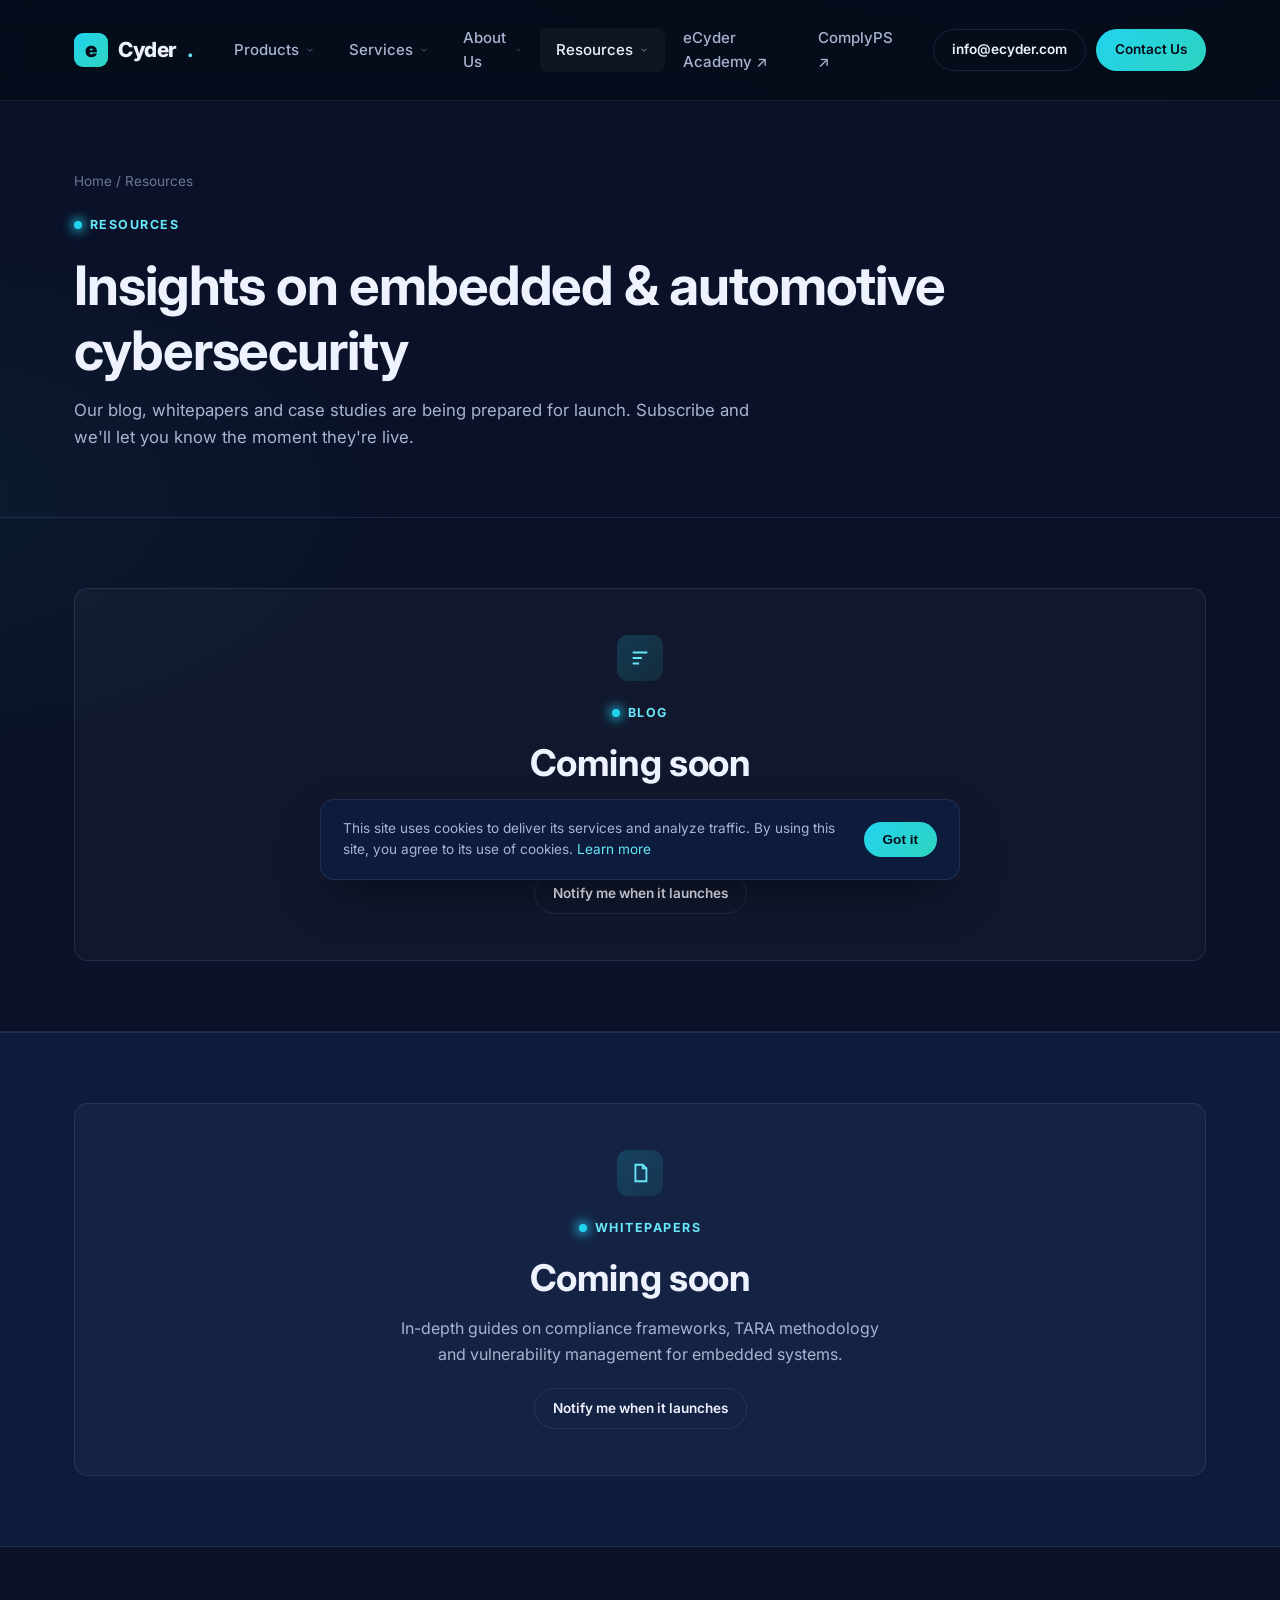
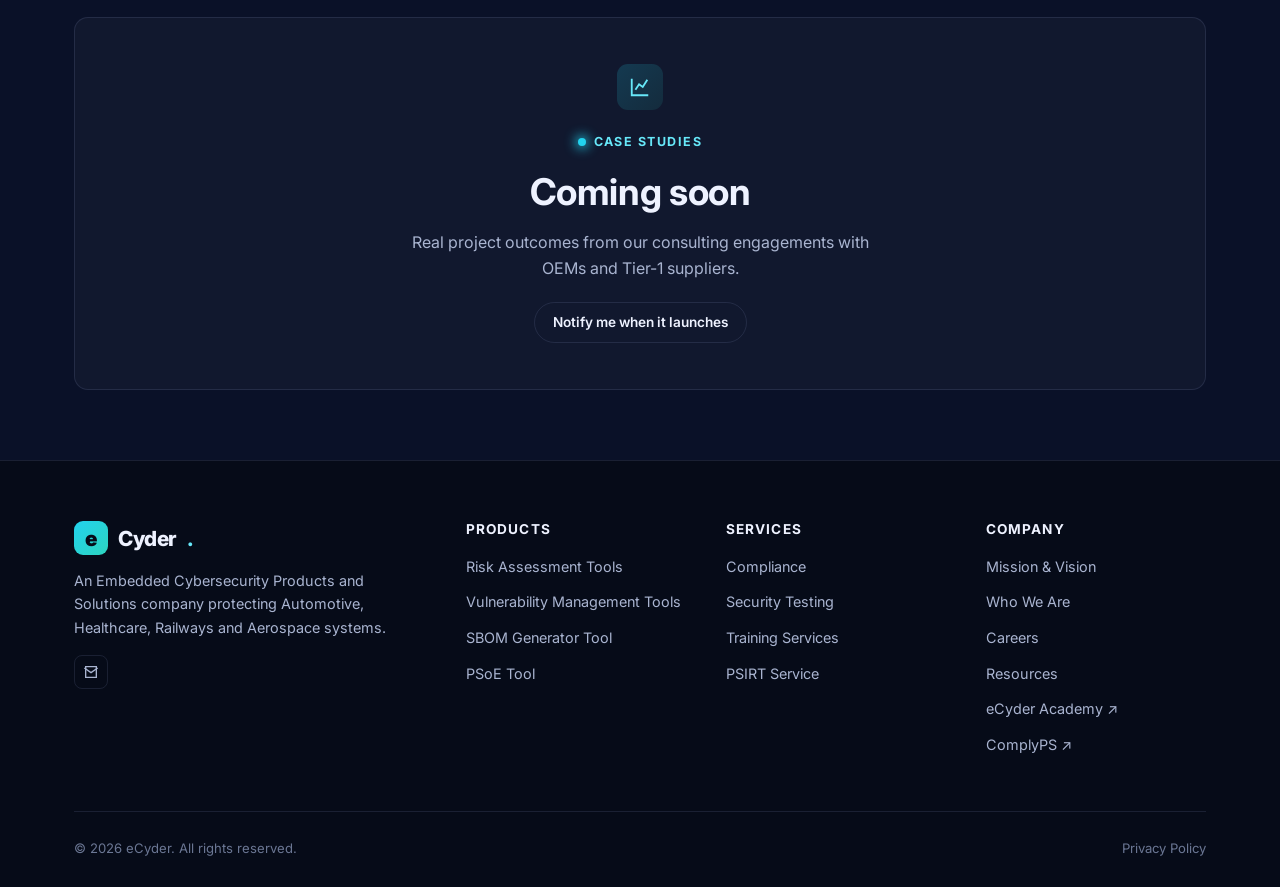
<file: resources.html>
<!DOCTYPE html>
<html lang="en">
<head>
<meta charset="UTF-8">
<meta name="viewport" content="width=device-width, initial-scale=1.0">
<title>Resources | eCyder</title>
<meta name="description" content="eCyder blog, whitepapers and case studies on automotive and embedded cybersecurity.">
<link rel="icon" href="data:image/svg+xml,<svg xmlns=%22http://www.w3.org/2000/svg%22 viewBox=%220 0 100 100%22><rect width=%22100%22 height=%22100%22 rx=%2222%22 fill=%22%2322d3ee%22/><text x=%2250%25%22 y=%2262%25%22 font-size=%2258%22 text-anchor=%22middle%22 fill=%22%2306101f%22 font-family=%22Arial%22 font-weight=%22900%22>e</text></svg>">
<link rel="preconnect" href="https://fonts.googleapis.com">
<link rel="preconnect" href="https://fonts.gstatic.com" crossorigin>
<link href="https://fonts.googleapis.com/css2?family=Inter:wght@400;500;600;700;800&display=swap" rel="stylesheet">
<link rel="stylesheet" href="css/styles.css">
</head>
<body>

<header class="site-header">
  <div class="nav-wrap">
    <a href="index.html" class="brand"><span class="mark">e</span>Cyder<span class="accent">.</span></a>
    <nav class="main-nav" aria-label="Primary">
      <ul>
        <li>
          <a href="products.html" class="nav-link">Products <svg class="chev" viewBox="0 0 24 24" fill="none" stroke="currentColor" stroke-width="2"><path d="M6 9l6 6 6-6"/></svg></a>
          <div class="dropdown">
            <a href="products.html#risk-assessment-tools">Risk Assessment Tools</a>
            <a href="products.html#vulnerability-management-tools">Vulnerability Management Tools</a>
            <a href="products.html#sbom-generator-tool">SBOM Generator Tool</a>
            <a href="products.html#psoe-tool">PSoE Tool</a>
          </div>
        </li>
        <li>
          <a href="services.html" class="nav-link">Services <svg class="chev" viewBox="0 0 24 24" fill="none" stroke="currentColor" stroke-width="2"><path d="M6 9l6 6 6-6"/></svg></a>
          <div class="dropdown">
            <div class="group-title">Consulting Services</div>
            <a href="services.html#compliance">Compliance</a>
            <a href="services.html#security-testing">Security Testing</a>
            <a href="services.html#technical-consulting">Technical Consulting</a>
            <a href="services.html#psirt-service">PSIRT Service</a>
            <hr>
            <div class="group-title">Training Services</div>
            <a href="services.html#tara-training">TARA Training</a>
            <a href="services.html#overview-of-csms">Overview of CSMS</a>
            <a href="services.html#vulnerability-management">Vulnerability Management</a>
            <a href="services.html#overview-of-sums">Overview of SUMS</a>
            <a href="services.html#cybersecurity-testing">Cybersecurity Testing</a>
            <a href="services.html#automotive-product-security">Automotive Product Security</a>
          </div>
        </li>
        <li>
          <a href="about.html" class="nav-link">About Us <svg class="chev" viewBox="0 0 24 24" fill="none" stroke="currentColor" stroke-width="2"><path d="M6 9l6 6 6-6"/></svg></a>
          <div class="dropdown">
            <a href="about.html#mission-vision">Mission &amp; Vision</a>
            <a href="about.html#who-we-are">Who We Are</a>
            <a href="about.html#careers">Careers</a>
          </div>
        </li>
        <li>
          <a href="resources.html" class="nav-link active">Resources <svg class="chev" viewBox="0 0 24 24" fill="none" stroke="currentColor" stroke-width="2"><path d="M6 9l6 6 6-6"/></svg></a>
          <div class="dropdown">
            <a href="resources.html#blog">Blog</a>
            <a href="resources.html#whitepapers">Whitepapers</a>
            <a href="resources.html#case-studies">Case Studies</a>
          </div>
        </li>
        <li><a href="https://www.ecyder-academy.com" target="_blank" rel="noopener" class="nav-link">eCyder Academy ↗</a></li>
        <li><a href="https://complyps.com" target="_blank" rel="noopener" class="nav-link">ComplyPS ↗</a></li>
      </ul>
    </nav>
    <div class="header-cta">
      <a href="mailto:info@ecyder.com" class="btn btn-ghost btn-sm">info@ecyder.com</a>
      <a href="mailto:info@ecyder.com" class="btn btn-primary btn-sm">Contact Us</a>
      <button class="nav-toggle" aria-label="Toggle menu" aria-expanded="false">
        <svg width="20" height="20" viewBox="0 0 24 24" fill="none" stroke="currentColor" stroke-width="2"><path d="M4 6h16M4 12h16M4 18h16"/></svg>
      </button>
    </div>
  </div>
</header>

<main>

  <section class="page-hero">
    <div class="container">
      <div class="breadcrumb"><a href="index.html">Home</a> / Resources</div>
      <div class="eyebrow">Resources</div>
      <h1>Insights on embedded &amp; automotive cybersecurity</h1>
      <p class="lead">Our blog, whitepapers and case studies are being prepared for launch. Subscribe and we'll let you know the moment they're live.</p>
    </div>
  </section>

  <section class="detail-section" id="blog">
    <div class="container">
      <div class="card soon-card">
        <div class="icon" style="margin:0 auto 18px"><svg viewBox="0 0 24 24" fill="none" stroke="currentColor" stroke-width="2" width="26" height="26"><path d="M4 6h16M4 12h10M4 18h7"/></svg></div>
        <div class="eyebrow" style="justify-content:center">Blog</div>
        <h2>Coming soon</h2>
        <p style="max-width:480px;margin:0 auto 20px">Practical write-ups on ISO/SAE 21434, TARA, and lessons from securing embedded products — launching soon.</p>
        <a href="mailto:info@ecyder.com?subject=Notify%20me%20-%20Blog" class="btn btn-ghost btn-sm">Notify me when it launches</a>
      </div>
    </div>
  </section>

  <section class="detail-section band" id="whitepapers">
    <div class="container">
      <div class="card soon-card">
        <div class="icon" style="margin:0 auto 18px"><svg viewBox="0 0 24 24" fill="none" stroke="currentColor" stroke-width="2" width="26" height="26"><path d="M7 3h8l4 4v14H7z"/><path d="M15 3v4h4"/></svg></div>
        <div class="eyebrow" style="justify-content:center">Whitepapers</div>
        <h2>Coming soon</h2>
        <p style="max-width:480px;margin:0 auto 20px">In-depth guides on compliance frameworks, TARA methodology and vulnerability management for embedded systems.</p>
        <a href="mailto:info@ecyder.com?subject=Notify%20me%20-%20Whitepapers" class="btn btn-ghost btn-sm">Notify me when it launches</a>
      </div>
    </div>
  </section>

  <section class="detail-section" id="case-studies">
    <div class="container">
      <div class="card soon-card">
        <div class="icon" style="margin:0 auto 18px"><svg viewBox="0 0 24 24" fill="none" stroke="currentColor" stroke-width="2" width="26" height="26"><path d="M3 3v18h18"/><path d="M7 15l4-6 4 3 5-8"/></svg></div>
        <div class="eyebrow" style="justify-content:center">Case Studies</div>
        <h2>Coming soon</h2>
        <p style="max-width:480px;margin:0 auto 20px">Real project outcomes from our consulting engagements with OEMs and Tier-1 suppliers.</p>
        <a href="mailto:info@ecyder.com?subject=Notify%20me%20-%20Case%20Studies" class="btn btn-ghost btn-sm">Notify me when it launches</a>
      </div>
    </div>
  </section>

</main>

<footer class="site-footer">
  <div class="container">
    <div class="footer-grid">
      <div class="footer-brand">
        <a href="index.html" class="brand"><span class="mark">e</span>Cyder<span class="accent">.</span></a>
        <p>An Embedded Cybersecurity Products and Solutions company protecting Automotive, Healthcare, Railways and Aerospace systems.</p>
        <div class="social-row">
          <a href="mailto:info@ecyder.com" aria-label="Email"><svg viewBox="0 0 24 24" fill="none" stroke="currentColor" stroke-width="2"><path d="M4 4h16v16H4z"/><path d="M22 6l-10 7L2 6"/></svg></a>
        </div>
      </div>
      <div class="footer-col">
        <h4>Products</h4>
        <ul>
          <li><a href="products.html#risk-assessment-tools">Risk Assessment Tools</a></li>
          <li><a href="products.html#vulnerability-management-tools">Vulnerability Management Tools</a></li>
          <li><a href="products.html#sbom-generator-tool">SBOM Generator Tool</a></li>
          <li><a href="products.html#psoe-tool">PSoE Tool</a></li>
        </ul>
      </div>
      <div class="footer-col">
        <h4>Services</h4>
        <ul>
          <li><a href="services.html#compliance">Compliance</a></li>
          <li><a href="services.html#security-testing">Security Testing</a></li>
          <li><a href="services.html#training-services">Training Services</a></li>
          <li><a href="services.html#psirt-service">PSIRT Service</a></li>
        </ul>
      </div>
      <div class="footer-col">
        <h4>Company</h4>
        <ul>
          <li><a href="about.html#mission-vision">Mission &amp; Vision</a></li>
          <li><a href="about.html#who-we-are">Who We Are</a></li>
          <li><a href="about.html#careers">Careers</a></li>
          <li><a href="resources.html">Resources</a></li>
          <li><a href="https://www.ecyder-academy.com" target="_blank" rel="noopener">eCyder Academy ↗</a></li>
          <li><a href="https://complyps.com" target="_blank" rel="noopener">ComplyPS ↗</a></li>
        </ul>
      </div>
    </div>
    <div class="footer-bottom">
      <span>© <span id="year"></span> eCyder. All rights reserved.</span>
      <a href="privacy-policy.html">Privacy Policy</a>
    </div>
  </div>
</footer>

<div id="cookie-banner">
  <p>This site uses cookies to deliver its services and analyze traffic. By using this site, you agree to its use of cookies. <a href="https://policies.google.com/technologies/cookies" target="_blank" rel="noopener" style="color:var(--cyan-300)">Learn more</a></p>
  <button class="btn btn-primary btn-sm" data-cookie-ack>Got it</button>
</div>

<script>document.getElementById('year').textContent = new Date().getFullYear();</script>
<script src="js/main.js"></script>
</body>
</html>
</file>
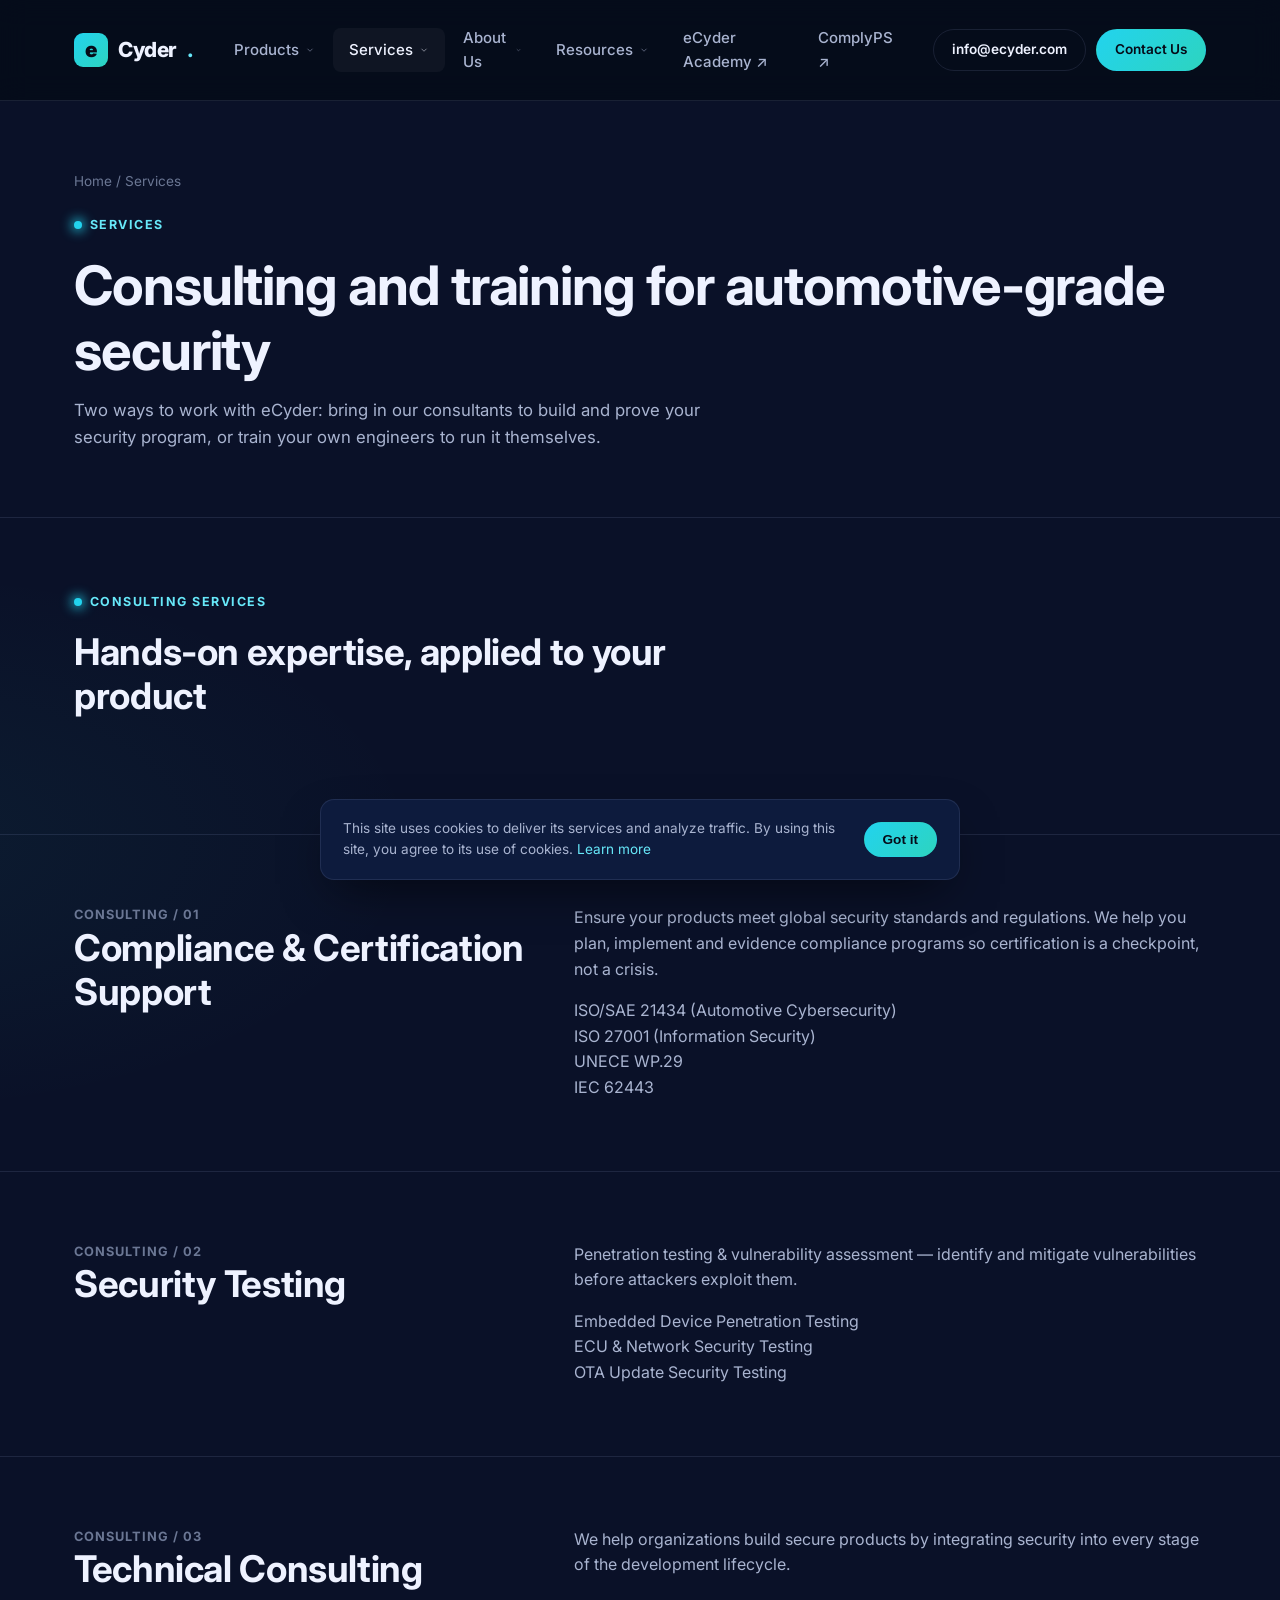
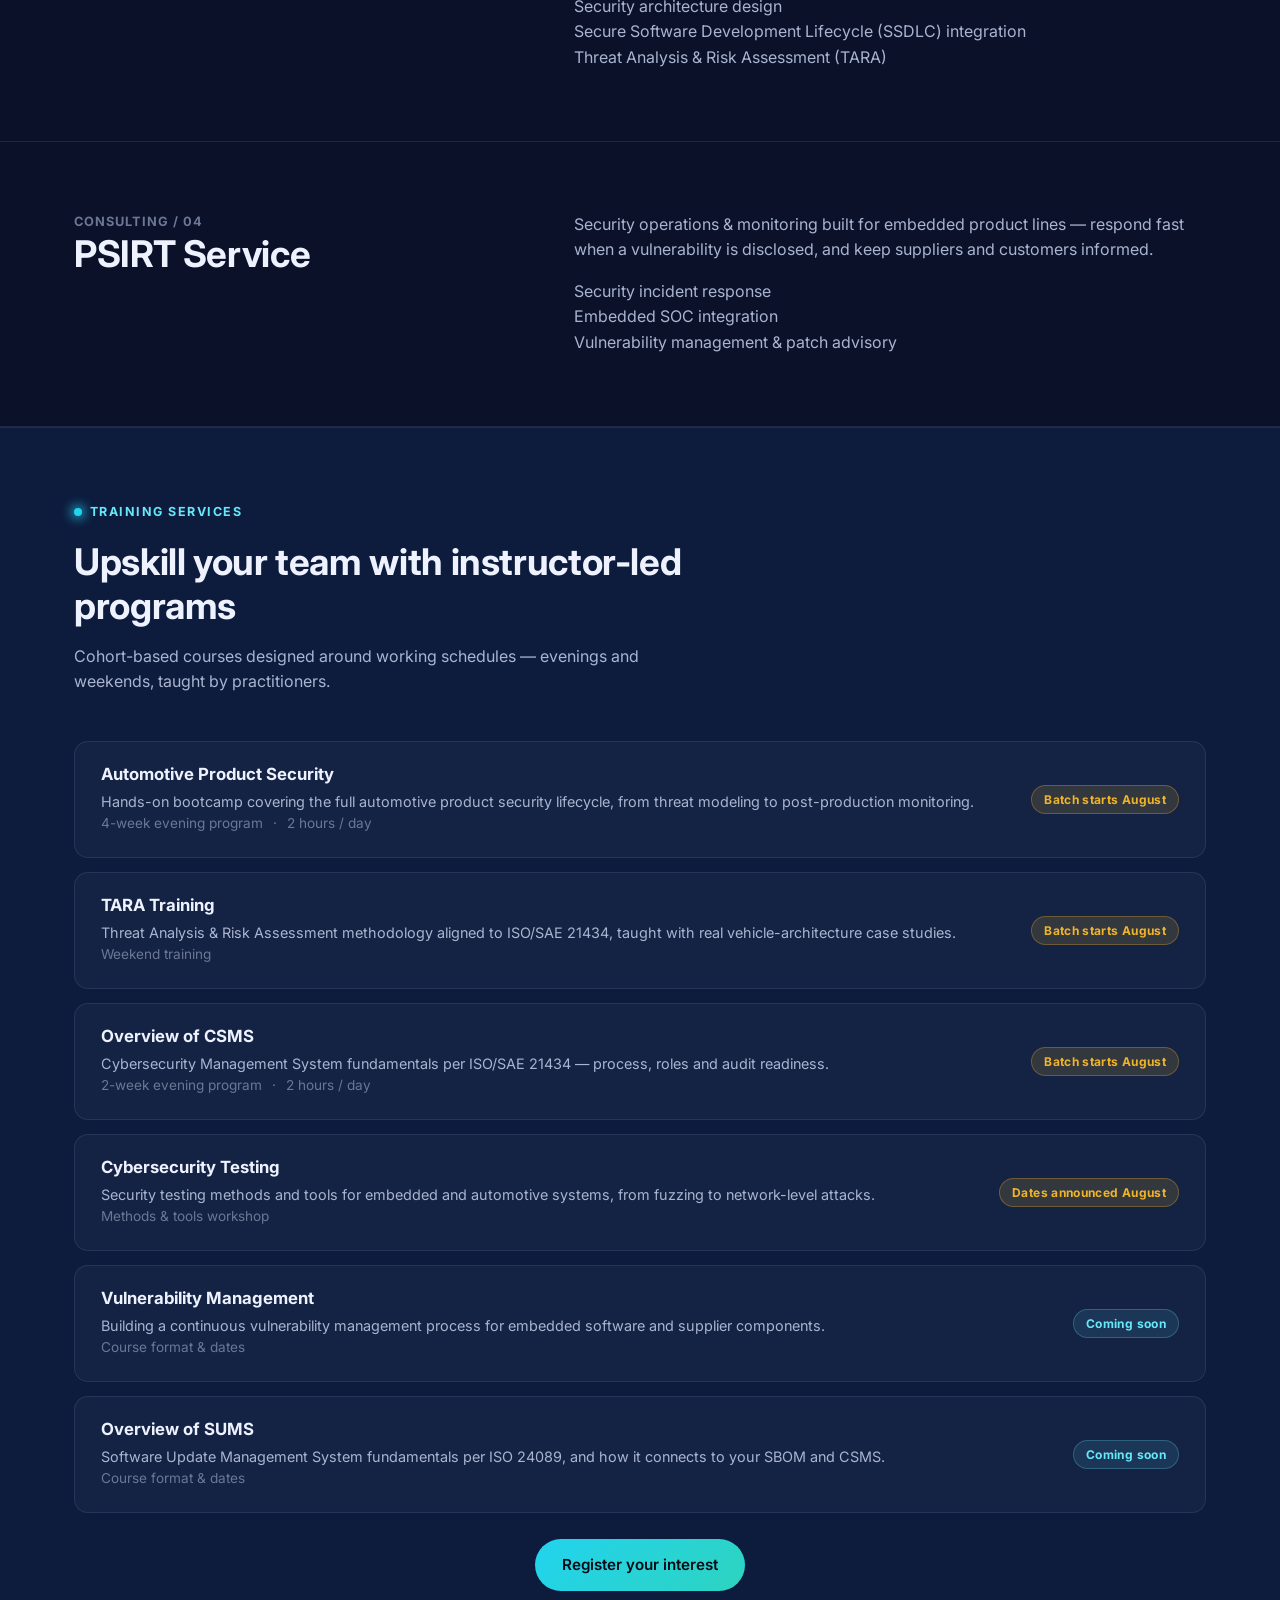
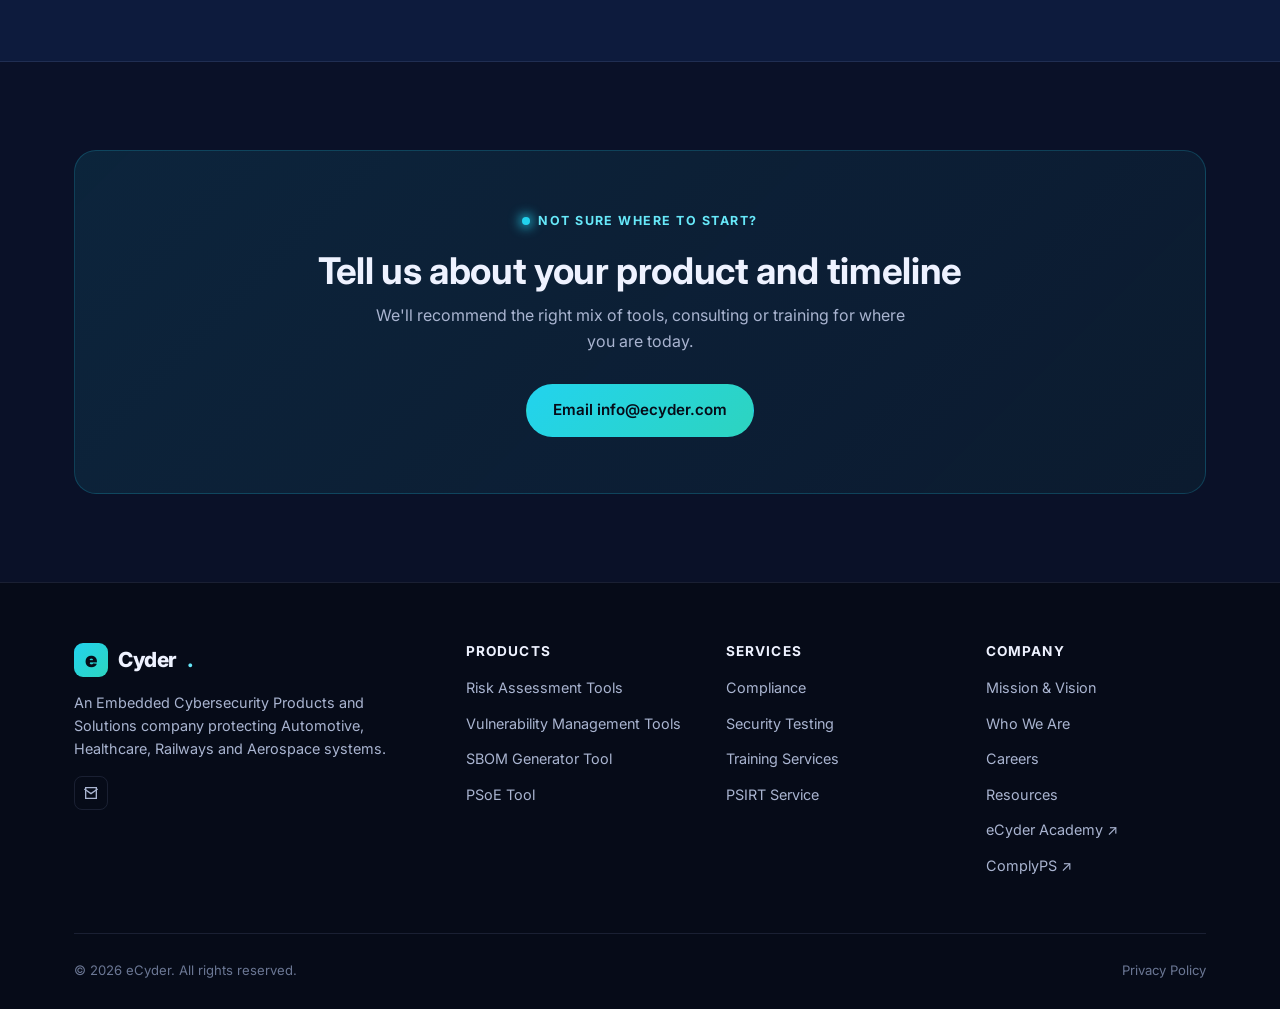
<file: services.html>
<!DOCTYPE html>
<html lang="en">
<head>
<meta charset="UTF-8">
<meta name="viewport" content="width=device-width, initial-scale=1.0">
<title>Services | eCyder</title>
<meta name="description" content="eCyder consulting services (compliance, security testing, technical consulting, PSIRT) and training services (TARA, CSMS, SUMS, vulnerability management, cybersecurity testing, automotive product security).">
<link rel="icon" href="data:image/svg+xml,<svg xmlns=%22http://www.w3.org/2000/svg%22 viewBox=%220 0 100 100%22><rect width=%22100%22 height=%22100%22 rx=%2222%22 fill=%22%2322d3ee%22/><text x=%2250%25%22 y=%2262%25%22 font-size=%2258%22 text-anchor=%22middle%22 fill=%22%2306101f%22 font-family=%22Arial%22 font-weight=%22900%22>e</text></svg>">
<link rel="preconnect" href="https://fonts.googleapis.com">
<link rel="preconnect" href="https://fonts.gstatic.com" crossorigin>
<link href="https://fonts.googleapis.com/css2?family=Inter:wght@400;500;600;700;800&display=swap" rel="stylesheet">
<link rel="stylesheet" href="css/styles.css">
</head>
<body>

<header class="site-header">
  <div class="nav-wrap">
    <a href="index.html" class="brand"><span class="mark">e</span>Cyder<span class="accent">.</span></a>
    <nav class="main-nav" aria-label="Primary">
      <ul>
        <li>
          <a href="products.html" class="nav-link">Products <svg class="chev" viewBox="0 0 24 24" fill="none" stroke="currentColor" stroke-width="2"><path d="M6 9l6 6 6-6"/></svg></a>
          <div class="dropdown">
            <a href="products.html#risk-assessment-tools">Risk Assessment Tools</a>
            <a href="products.html#vulnerability-management-tools">Vulnerability Management Tools</a>
            <a href="products.html#sbom-generator-tool">SBOM Generator Tool</a>
            <a href="products.html#psoe-tool">PSoE Tool</a>
          </div>
        </li>
        <li>
          <a href="services.html" class="nav-link active">Services <svg class="chev" viewBox="0 0 24 24" fill="none" stroke="currentColor" stroke-width="2"><path d="M6 9l6 6 6-6"/></svg></a>
          <div class="dropdown">
            <div class="group-title">Consulting Services</div>
            <a href="services.html#compliance">Compliance</a>
            <a href="services.html#security-testing">Security Testing</a>
            <a href="services.html#technical-consulting">Technical Consulting</a>
            <a href="services.html#psirt-service">PSIRT Service</a>
            <hr>
            <div class="group-title">Training Services</div>
            <a href="services.html#tara-training">TARA Training</a>
            <a href="services.html#overview-of-csms">Overview of CSMS</a>
            <a href="services.html#vulnerability-management">Vulnerability Management</a>
            <a href="services.html#overview-of-sums">Overview of SUMS</a>
            <a href="services.html#cybersecurity-testing">Cybersecurity Testing</a>
            <a href="services.html#automotive-product-security">Automotive Product Security</a>
          </div>
        </li>
        <li>
          <a href="about.html" class="nav-link">About Us <svg class="chev" viewBox="0 0 24 24" fill="none" stroke="currentColor" stroke-width="2"><path d="M6 9l6 6 6-6"/></svg></a>
          <div class="dropdown">
            <a href="about.html#mission-vision">Mission &amp; Vision</a>
            <a href="about.html#who-we-are">Who We Are</a>
            <a href="about.html#careers">Careers</a>
          </div>
        </li>
        <li>
          <a href="resources.html" class="nav-link">Resources <svg class="chev" viewBox="0 0 24 24" fill="none" stroke="currentColor" stroke-width="2"><path d="M6 9l6 6 6-6"/></svg></a>
          <div class="dropdown">
            <a href="resources.html#blog">Blog</a>
            <a href="resources.html#whitepapers">Whitepapers</a>
            <a href="resources.html#case-studies">Case Studies</a>
          </div>
        </li>
        <li><a href="https://www.ecyder-academy.com" target="_blank" rel="noopener" class="nav-link">eCyder Academy ↗</a></li>
        <li><a href="https://complyps.com" target="_blank" rel="noopener" class="nav-link">ComplyPS ↗</a></li>
      </ul>
    </nav>
    <div class="header-cta">
      <a href="mailto:info@ecyder.com" class="btn btn-ghost btn-sm">info@ecyder.com</a>
      <a href="mailto:info@ecyder.com" class="btn btn-primary btn-sm">Contact Us</a>
      <button class="nav-toggle" aria-label="Toggle menu" aria-expanded="false">
        <svg width="20" height="20" viewBox="0 0 24 24" fill="none" stroke="currentColor" stroke-width="2"><path d="M4 6h16M4 12h16M4 18h16"/></svg>
      </button>
    </div>
  </div>
</header>

<main>

  <section class="page-hero">
    <div class="container">
      <div class="breadcrumb"><a href="index.html">Home</a> / Services</div>
      <div class="eyebrow">Services</div>
      <h1>Consulting and training for automotive-grade security</h1>
      <p class="lead">Two ways to work with eCyder: bring in our consultants to build and prove your security program, or train your own engineers to run it themselves.</p>
    </div>
  </section>

  <!-- ===================== CONSULTING SERVICES ===================== -->
  <section class="detail-section" id="consulting-services">
    <div class="container">
      <div class="section-head">
        <div class="eyebrow">Consulting Services</div>
        <h2>Hands-on expertise, applied to your product</h2>
      </div>
    </div>
  </section>

  <section class="detail-section" id="compliance">
    <div class="container">
      <div class="detail-grid">
        <div>
          <div class="detail-index">Consulting / 01</div>
          <h2>Compliance &amp; Certification Support</h2>
        </div>
        <div>
          <p>Ensure your products meet global security standards and regulations. We help you plan, implement and evidence compliance programs so certification is a checkpoint, not a crisis.</p>
          <ul class="check">
            <li>ISO/SAE 21434 (Automotive Cybersecurity)</li>
            <li>ISO 27001 (Information Security)</li>
            <li>UNECE WP.29</li>
            <li>IEC 62443</li>
          </ul>
        </div>
      </div>
    </div>
  </section>

  <section class="detail-section" id="security-testing">
    <div class="container">
      <div class="detail-grid">
        <div>
          <div class="detail-index">Consulting / 02</div>
          <h2>Security Testing</h2>
        </div>
        <div>
          <p>Penetration testing &amp; vulnerability assessment — identify and mitigate vulnerabilities before attackers exploit them.</p>
          <ul class="check">
            <li>Embedded Device Penetration Testing</li>
            <li>ECU &amp; Network Security Testing</li>
            <li>OTA Update Security Testing</li>
          </ul>
        </div>
      </div>
    </div>
  </section>

  <section class="detail-section" id="technical-consulting">
    <div class="container">
      <div class="detail-grid">
        <div>
          <div class="detail-index">Consulting / 03</div>
          <h2>Technical Consulting</h2>
        </div>
        <div>
          <p>We help organizations build secure products by integrating security into every stage of the development lifecycle.</p>
          <ul class="check">
            <li>Security architecture design</li>
            <li>Secure Software Development Lifecycle (SSDLC) integration</li>
            <li>Threat Analysis &amp; Risk Assessment (TARA)</li>
          </ul>
        </div>
      </div>
    </div>
  </section>

  <section class="detail-section" id="psirt-service">
    <div class="container">
      <div class="detail-grid">
        <div>
          <div class="detail-index">Consulting / 04</div>
          <h2>PSIRT Service</h2>
        </div>
        <div>
          <p>Security operations &amp; monitoring built for embedded product lines — respond fast when a vulnerability is disclosed, and keep suppliers and customers informed.</p>
          <ul class="check">
            <li>Security incident response</li>
            <li>Embedded SOC integration</li>
            <li>Vulnerability management &amp; patch advisory</li>
          </ul>
        </div>
      </div>
    </div>
  </section>

  <!-- ===================== TRAINING SERVICES ===================== -->
  <section class="detail-section band" id="training-services">
    <div class="container">
      <div class="section-head">
        <div class="eyebrow">Training Services</div>
        <h2>Upskill your team with instructor-led programs</h2>
        <p>Cohort-based courses designed around working schedules — evenings and weekends, taught by practitioners.</p>
      </div>

      <div class="batch-card" id="automotive-product-security">
        <div>
          <h3>Automotive Product Security</h3>
          <p style="margin:0;font-size:0.9rem">Hands-on bootcamp covering the full automotive product security lifecycle, from threat modeling to post-production monitoring.</p>
          <div class="meta"><span>4-week evening program</span><span>·</span><span>2 hours / day</span></div>
        </div>
        <span class="badge">Batch starts August</span>
      </div>

      <div class="batch-card" id="tara-training">
        <div>
          <h3>TARA Training</h3>
          <p style="margin:0;font-size:0.9rem">Threat Analysis &amp; Risk Assessment methodology aligned to ISO/SAE 21434, taught with real vehicle-architecture case studies.</p>
          <div class="meta"><span>Weekend training</span></div>
        </div>
        <span class="badge">Batch starts August</span>
      </div>

      <div class="batch-card" id="overview-of-csms">
        <div>
          <h3>Overview of CSMS</h3>
          <p style="margin:0;font-size:0.9rem">Cybersecurity Management System fundamentals per ISO/SAE 21434 — process, roles and audit readiness.</p>
          <div class="meta"><span>2-week evening program</span><span>·</span><span>2 hours / day</span></div>
        </div>
        <span class="badge">Batch starts August</span>
      </div>

      <div class="batch-card" id="cybersecurity-testing">
        <div>
          <h3>Cybersecurity Testing</h3>
          <p style="margin:0;font-size:0.9rem">Security testing methods and tools for embedded and automotive systems, from fuzzing to network-level attacks.</p>
          <div class="meta"><span>Methods &amp; tools workshop</span></div>
        </div>
        <span class="badge">Dates announced August</span>
      </div>

      <div class="batch-card" id="vulnerability-management">
        <div>
          <h3>Vulnerability Management</h3>
          <p style="margin:0;font-size:0.9rem">Building a continuous vulnerability management process for embedded software and supplier components.</p>
          <div class="meta"><span>Course format &amp; dates</span></div>
        </div>
        <span class="badge soon">Coming soon</span>
      </div>

      <div class="batch-card" id="overview-of-sums">
        <div>
          <h3>Overview of SUMS</h3>
          <p style="margin:0;font-size:0.9rem">Software Update Management System fundamentals per ISO 24089, and how it connects to your SBOM and CSMS.</p>
          <div class="meta"><span>Course format &amp; dates</span></div>
        </div>
        <span class="badge soon">Coming soon</span>
      </div>

      <div style="text-align:center;margin-top:26px">
        <a href="mailto:info@ecyder.com?subject=Training%20enrollment" class="btn btn-primary">Register your interest</a>
      </div>
    </div>
  </section>

  <section>
    <div class="container">
      <div class="cta-band">
        <div class="eyebrow" style="justify-content:center">Not sure where to start?</div>
        <h2>Tell us about your product and timeline</h2>
        <p>We'll recommend the right mix of tools, consulting or training for where you are today.</p>
        <a href="mailto:info@ecyder.com" class="btn btn-primary">Email info@ecyder.com</a>
      </div>
    </div>
  </section>

</main>

<footer class="site-footer">
  <div class="container">
    <div class="footer-grid">
      <div class="footer-brand">
        <a href="index.html" class="brand"><span class="mark">e</span>Cyder<span class="accent">.</span></a>
        <p>An Embedded Cybersecurity Products and Solutions company protecting Automotive, Healthcare, Railways and Aerospace systems.</p>
        <div class="social-row">
          <a href="mailto:info@ecyder.com" aria-label="Email"><svg viewBox="0 0 24 24" fill="none" stroke="currentColor" stroke-width="2"><path d="M4 4h16v16H4z"/><path d="M22 6l-10 7L2 6"/></svg></a>
        </div>
      </div>
      <div class="footer-col">
        <h4>Products</h4>
        <ul>
          <li><a href="products.html#risk-assessment-tools">Risk Assessment Tools</a></li>
          <li><a href="products.html#vulnerability-management-tools">Vulnerability Management Tools</a></li>
          <li><a href="products.html#sbom-generator-tool">SBOM Generator Tool</a></li>
          <li><a href="products.html#psoe-tool">PSoE Tool</a></li>
        </ul>
      </div>
      <div class="footer-col">
        <h4>Services</h4>
        <ul>
          <li><a href="services.html#compliance">Compliance</a></li>
          <li><a href="services.html#security-testing">Security Testing</a></li>
          <li><a href="services.html#training-services">Training Services</a></li>
          <li><a href="services.html#psirt-service">PSIRT Service</a></li>
        </ul>
      </div>
      <div class="footer-col">
        <h4>Company</h4>
        <ul>
          <li><a href="about.html#mission-vision">Mission &amp; Vision</a></li>
          <li><a href="about.html#who-we-are">Who We Are</a></li>
          <li><a href="about.html#careers">Careers</a></li>
          <li><a href="resources.html">Resources</a></li>
          <li><a href="https://www.ecyder-academy.com" target="_blank" rel="noopener">eCyder Academy ↗</a></li>
          <li><a href="https://complyps.com" target="_blank" rel="noopener">ComplyPS ↗</a></li>
        </ul>
      </div>
    </div>
    <div class="footer-bottom">
      <span>© <span id="year"></span> eCyder. All rights reserved.</span>
      <a href="privacy-policy.html">Privacy Policy</a>
    </div>
  </div>
</footer>

<div id="cookie-banner">
  <p>This site uses cookies to deliver its services and analyze traffic. By using this site, you agree to its use of cookies. <a href="https://policies.google.com/technologies/cookies" target="_blank" rel="noopener" style="color:var(--cyan-300)">Learn more</a></p>
  <button class="btn btn-primary btn-sm" data-cookie-ack>Got it</button>
</div>

<script>document.getElementById('year').textContent = new Date().getFullYear();</script>
<script src="js/main.js"></script>
</body>
</html>
</file>
<file: css/styles.css>
/* ==========================================================================
   eCyder — Embedded Cybersecurity Products and Solutions
   ========================================================================== */

:root {
  --navy-950: #060b18;
  --navy-900: #0a1128;
  --navy-800: #0d1b3d;
  --navy-700: #132552;
  --navy-600: #1c3468;
  --cyan-400: #22d3ee;
  --cyan-300: #67e8f9;
  --teal-400: #2dd4bf;
  --amber-400: #f0b429;
  --text-hi: #eef2ff;
  --text-mid: #a9b4d0;
  --text-low: #6b7794;
  --border: rgba(148, 163, 209, 0.14);
  --card-bg: rgba(255, 255, 255, 0.03);
  --radius: 14px;
  --max-width: 1180px;
  --shadow-glow: 0 0 0 1px rgba(34, 211, 238, 0.08), 0 20px 60px -20px rgba(34, 211, 238, 0.15);
}

* { box-sizing: border-box; }
html { scroll-behavior: smooth; }

body {
  margin: 0;
  font-family: "Inter", -apple-system, BlinkMacSystemFont, "Segoe UI", Roboto, sans-serif;
  background: radial-gradient(1200px 600px at 80% -10%, rgba(34, 211, 238, 0.08), transparent 60%),
              radial-gradient(1000px 500px at -10% 20%, rgba(45, 212, 191, 0.06), transparent 55%),
              var(--navy-900);
  color: var(--text-mid);
  line-height: 1.6;
  -webkit-font-smoothing: antialiased;
}

img { max-width: 100%; display: block; }
a { color: inherit; text-decoration: none; }
ul { margin: 0; padding: 0; list-style: none; }
section { padding: 88px 0; }
.container {
  max-width: var(--max-width);
  margin: 0 auto;
  padding: 0 24px;
}

h1, h2, h3, h4 { color: var(--text-hi); font-weight: 700; line-height: 1.2; margin: 0 0 16px; }
h1 { font-size: clamp(2.1rem, 4.5vw, 3.4rem); letter-spacing: -0.02em; }
h2 { font-size: clamp(1.6rem, 3vw, 2.3rem); letter-spacing: -0.01em; }
h3 { font-size: 1.25rem; }
p { margin: 0 0 16px; }

.eyebrow {
  display: inline-flex;
  align-items: center;
  gap: 8px;
  font-size: 0.78rem;
  font-weight: 700;
  letter-spacing: 0.12em;
  text-transform: uppercase;
  color: var(--cyan-300);
  margin-bottom: 18px;
}
.eyebrow::before {
  content: "";
  width: 8px;
  height: 8px;
  border-radius: 50%;
  background: var(--cyan-400);
  box-shadow: 0 0 12px 2px var(--cyan-400);
}

/* ---------- Buttons ---------- */
.btn {
  display: inline-flex;
  align-items: center;
  justify-content: center;
  gap: 8px;
  padding: 13px 26px;
  border-radius: 999px;
  font-weight: 600;
  font-size: 0.95rem;
  border: 1px solid transparent;
  cursor: pointer;
  transition: transform 0.15s ease, box-shadow 0.15s ease, background 0.15s ease, border-color 0.15s ease;
  white-space: nowrap;
}
.btn-primary {
  background: linear-gradient(135deg, var(--cyan-400), var(--teal-400));
  color: var(--navy-950);
}
.btn-primary:hover { transform: translateY(-2px); box-shadow: 0 10px 30px -8px rgba(34, 211, 238, 0.5); }
.btn-ghost {
  background: transparent;
  border-color: var(--border);
  color: var(--text-hi);
}
.btn-ghost:hover { border-color: var(--cyan-400); color: var(--cyan-300); }
.btn-sm { padding: 9px 18px; font-size: 0.85rem; }

/* ---------- Header / Nav ---------- */
.site-header {
  position: sticky;
  top: 0;
  z-index: 100;
  background: rgba(6, 11, 24, 0.82);
  backdrop-filter: blur(14px);
  border-bottom: 1px solid var(--border);
}
.nav-wrap {
  max-width: var(--max-width);
  margin: 0 auto;
  padding: 16px 24px;
  display: flex;
  align-items: center;
  justify-content: space-between;
  gap: 24px;
}
.brand {
  display: flex;
  align-items: center;
  gap: 10px;
  font-weight: 800;
  font-size: 1.3rem;
  color: var(--text-hi);
  letter-spacing: -0.02em;
}
.brand .mark {
  width: 34px;
  height: 34px;
  border-radius: 9px;
  display: grid;
  place-items: center;
  background: linear-gradient(135deg, var(--cyan-400), var(--teal-400));
  color: var(--navy-950);
  font-weight: 900;
}
.brand .accent { color: var(--cyan-300); }

.main-nav { display: flex; align-items: center; gap: 4px; }
.main-nav > ul { display: flex; align-items: center; gap: 2px; }
.main-nav > ul > li { position: relative; }
.nav-link {
  display: flex;
  align-items: center;
  gap: 6px;
  padding: 10px 16px;
  font-size: 0.94rem;
  font-weight: 500;
  color: var(--text-mid);
  border-radius: 8px;
  transition: color 0.15s ease, background 0.15s ease;
}
.nav-link:hover, .nav-link.active { color: var(--text-hi); background: rgba(255,255,255,0.04); }
.nav-link .chev { width: 10px; height: 10px; transition: transform 0.15s ease; opacity: 0.6; }
li:hover > .nav-link .chev { transform: rotate(180deg); }

.dropdown {
  position: absolute;
  top: calc(100% + 10px);
  left: 0;
  min-width: 280px;
  background: var(--navy-800);
  border: 1px solid var(--border);
  border-radius: var(--radius);
  padding: 10px;
  box-shadow: 0 30px 60px -20px rgba(0,0,0,0.6);
  opacity: 0;
  visibility: hidden;
  transform: translateY(6px);
  transition: opacity 0.15s ease, transform 0.15s ease, visibility 0.15s;
}
li:hover > .dropdown, li.open > .dropdown { opacity: 1; visibility: visible; transform: translateY(0); }
.dropdown .group-title {
  font-size: 0.72rem;
  text-transform: uppercase;
  letter-spacing: 0.08em;
  color: var(--text-low);
  padding: 8px 12px 4px;
}
.dropdown a {
  display: block;
  padding: 9px 12px;
  border-radius: 7px;
  font-size: 0.9rem;
  color: var(--text-mid);
}
.dropdown a:hover { background: rgba(34, 211, 238, 0.08); color: var(--cyan-300); }
.dropdown hr { border: none; border-top: 1px solid var(--border); margin: 6px 0; }

.header-cta { display: flex; align-items: center; gap: 10px; }
.nav-toggle {
  display: none;
  width: 40px;
  height: 40px;
  border-radius: 8px;
  border: 1px solid var(--border);
  background: transparent;
  color: var(--text-hi);
  align-items: center;
  justify-content: center;
  cursor: pointer;
}

/* ---------- Hero ---------- */
.hero {
  padding: 110px 0 90px;
  text-align: center;
  position: relative;
}
.hero-badge {
  display: inline-flex;
  align-items: center;
  gap: 8px;
  padding: 7px 16px;
  border-radius: 999px;
  border: 1px solid var(--border);
  background: var(--card-bg);
  font-size: 0.82rem;
  color: var(--cyan-300);
  margin-bottom: 26px;
}
.hero h1 { max-width: 880px; margin: 0 auto 20px; }
.hero .lead {
  max-width: 700px;
  margin: 0 auto 36px;
  font-size: 1.12rem;
  color: var(--text-mid);
}
.hero-ctas { display: flex; gap: 14px; justify-content: center; flex-wrap: wrap; margin-bottom: 56px; }
.hero-strip {
  display: flex;
  flex-wrap: wrap;
  justify-content: center;
  gap: 12px;
}
.pill {
  padding: 9px 18px;
  border-radius: 999px;
  border: 1px solid var(--border);
  background: var(--card-bg);
  font-size: 0.85rem;
  color: var(--text-mid);
}

/* ---------- Page hero (inner pages) ---------- */
.page-hero {
  padding: 70px 0 50px;
  border-bottom: 1px solid var(--border);
}
.page-hero h1 { margin-bottom: 14px; }
.page-hero .lead { max-width: 680px; font-size: 1.05rem; }
.breadcrumb { font-size: 0.85rem; color: var(--text-low); margin-bottom: 18px; }
.breadcrumb a:hover { color: var(--cyan-300); }

/* ---------- Section headers ---------- */
.section-head { max-width: 640px; margin: 0 0 46px; }
.section-head.center { margin-left: auto; margin-right: auto; text-align: center; }

/* ---------- Grid / Cards ---------- */
.grid { display: grid; gap: 22px; }
.grid-2 { grid-template-columns: repeat(2, 1fr); }
.grid-3 { grid-template-columns: repeat(3, 1fr); }
.grid-4 { grid-template-columns: repeat(4, 1fr); }

.card {
  background: var(--card-bg);
  border: 1px solid var(--border);
  border-radius: var(--radius);
  padding: 30px;
  transition: transform 0.2s ease, border-color 0.2s ease, box-shadow 0.2s ease;
}
.card:hover { transform: translateY(-4px); border-color: rgba(34,211,238,0.3); box-shadow: var(--shadow-glow); }
.card .icon {
  width: 46px;
  height: 46px;
  border-radius: 11px;
  display: grid;
  place-items: center;
  background: linear-gradient(135deg, rgba(34,211,238,0.18), rgba(45,212,191,0.1));
  color: var(--cyan-300);
  margin-bottom: 18px;
}
.card .icon svg { width: 22px; height: 22px; }
.card ul.check li { position: relative; padding-left: 22px; margin-bottom: 8px; font-size: 0.92rem; }
.card ul.check li::before {
  content: "";
  position: absolute;
  left: 0; top: 8px;
  width: 8px; height: 8px;
  border-radius: 2px;
  background: var(--teal-400);
  transform: rotate(45deg);
}
.card-link { display: inline-flex; align-items: center; gap: 6px; margin-top: 10px; font-size: 0.88rem; font-weight: 600; color: var(--cyan-300); }

/* ---------- Alt background band ---------- */
.band { background: var(--navy-800); border-top: 1px solid var(--border); border-bottom: 1px solid var(--border); }

/* ---------- Stats ---------- */
.stats { display: grid; grid-template-columns: repeat(4, 1fr); gap: 20px; }
.stat { text-align: center; padding: 24px 12px; }
.stat .num { font-size: 2.1rem; font-weight: 800; color: var(--text-hi); }
.stat .label { font-size: 0.85rem; color: var(--text-low); margin-top: 4px; }

/* ---------- Training batch cards ---------- */
.batch-card {
  display: flex;
  justify-content: space-between;
  align-items: center;
  gap: 20px;
  flex-wrap: wrap;
  background: var(--card-bg);
  border: 1px solid var(--border);
  border-radius: var(--radius);
  padding: 22px 26px;
  margin-bottom: 14px;
}
.batch-card h3 { margin: 0 0 6px; font-size: 1.05rem; }
.batch-card .meta { display: flex; gap: 10px; flex-wrap: wrap; font-size: 0.85rem; color: var(--text-low); }
.badge {
  padding: 4px 12px;
  border-radius: 999px;
  font-size: 0.75rem;
  font-weight: 700;
  letter-spacing: 0.03em;
  background: rgba(240, 180, 41, 0.14);
  color: var(--amber-400);
  border: 1px solid rgba(240, 180, 41, 0.3);
}
.badge.soon { background: rgba(103,232,249,0.1); color: var(--cyan-300); border-color: rgba(103,232,249,0.25); }

/* ---------- Anchor sections (products/services detail) ---------- */
.detail-section { padding: 70px 0; border-bottom: 1px solid var(--border); scroll-margin-top: 90px; }
.detail-section:last-child { border-bottom: none; }
.detail-grid { display: grid; grid-template-columns: 1fr 1.4fr; gap: 48px; align-items: start; }
.detail-index {
  font-size: 0.8rem;
  color: var(--text-low);
  font-weight: 700;
  letter-spacing: 0.08em;
  text-transform: uppercase;
}
.tag-row { display: flex; flex-wrap: wrap; gap: 8px; margin-top: 18px; }
.tag {
  padding: 6px 13px;
  border-radius: 8px;
  background: rgba(255,255,255,0.04);
  border: 1px solid var(--border);
  font-size: 0.8rem;
  color: var(--text-mid);
}

/* ---------- Timeline (about) ---------- */
.value-list { display: grid; grid-template-columns: repeat(2, 1fr); gap: 18px; }
.value-item { display: flex; gap: 14px; }
.value-item .dot {
  flex: none;
  width: 34px; height: 34px;
  border-radius: 9px;
  background: rgba(45,212,191,0.12);
  color: var(--teal-400);
  display: grid;
  place-items: center;
  font-weight: 800;
  font-size: 0.85rem;
}

/* ---------- CTA band ---------- */
.cta-band {
  border-radius: 22px;
  padding: 56px;
  background: linear-gradient(135deg, rgba(34,211,238,0.1), rgba(45,212,191,0.05));
  border: 1px solid rgba(34,211,238,0.2);
  text-align: center;
}
.cta-band h2 { margin-bottom: 10px; }
.cta-band p { max-width: 560px; margin: 0 auto 30px; }

/* ---------- Contact ---------- */
.contact-grid { display: grid; grid-template-columns: 1fr 1fr; gap: 40px; align-items: center; }
.contact-item {
  display: flex; align-items: center; gap: 14px;
  padding: 16px 0;
  border-bottom: 1px solid var(--border);
}
.contact-item .icon { width: 40px; height: 40px; border-radius: 10px; background: rgba(34,211,238,0.1); color: var(--cyan-300); display: grid; place-items: center; flex: none; }
.contact-item .icon svg { width: 18px; height: 18px; }
.contact-item strong { display: block; color: var(--text-hi); font-size: 0.95rem; }
.contact-item span, .contact-item a { font-size: 0.9rem; }
.contact-item a:hover { color: var(--cyan-300); }

/* ---------- Coming soon (resources) ---------- */
.soon-card {
  text-align: center;
  padding: 46px 30px;
}
.soon-card .icon { margin: 0 auto 18px; }

/* ---------- Footer ---------- */
.site-footer { border-top: 1px solid var(--border); padding: 60px 0 28px; background: var(--navy-950); }
.footer-grid { display: grid; grid-template-columns: 1.6fr 1fr 1fr 1fr; gap: 40px; margin-bottom: 44px; }
.footer-brand .brand { margin-bottom: 14px; }
.footer-brand p { max-width: 320px; font-size: 0.9rem; }
.footer-col h4 { font-size: 0.85rem; text-transform: uppercase; letter-spacing: 0.08em; color: var(--text-hi); margin-bottom: 16px; }
.footer-col li { margin-bottom: 10px; }
.footer-col a { font-size: 0.9rem; color: var(--text-mid); }
.footer-col a:hover { color: var(--cyan-300); }
.footer-bottom {
  display: flex;
  justify-content: space-between;
  align-items: center;
  flex-wrap: wrap;
  gap: 14px;
  padding-top: 26px;
  border-top: 1px solid var(--border);
  font-size: 0.82rem;
  color: var(--text-low);
}
.footer-bottom a:hover { color: var(--cyan-300); }
.social-row { display: flex; gap: 10px; }
.social-row a {
  width: 34px; height: 34px;
  border-radius: 8px;
  border: 1px solid var(--border);
  display: grid; place-items: center;
}
.social-row a:hover { border-color: var(--cyan-400); color: var(--cyan-300); }
.social-row svg { width: 16px; height: 16px; }

/* ---------- Cookie banner ---------- */
#cookie-banner {
  position: fixed;
  left: 20px; right: 20px; bottom: 20px;
  max-width: 640px;
  margin: 0 auto;
  background: var(--navy-800);
  border: 1px solid var(--border);
  border-radius: var(--radius);
  padding: 18px 22px;
  display: flex;
  align-items: center;
  gap: 18px;
  flex-wrap: wrap;
  box-shadow: 0 20px 50px -15px rgba(0,0,0,0.6);
  z-index: 200;
}
#cookie-banner p { margin: 0; font-size: 0.85rem; flex: 1; min-width: 220px; }
#cookie-banner.hidden { display: none; }

/* ---------- Responsive ---------- */
@media (max-width: 980px) {
  .grid-4 { grid-template-columns: repeat(2, 1fr); }
  .grid-3 { grid-template-columns: repeat(2, 1fr); }
  .stats { grid-template-columns: repeat(2, 1fr); }
  .detail-grid { grid-template-columns: 1fr; }
  .contact-grid { grid-template-columns: 1fr; }
  .footer-grid { grid-template-columns: 1fr 1fr; }
  .value-list { grid-template-columns: 1fr; }
}
@media (max-width: 760px) {
  .nav-toggle { display: flex; }
  .main-nav {
    position: fixed;
    inset: 72px 16px auto 16px;
    background: var(--navy-800);
    border: 1px solid var(--border);
    border-radius: var(--radius);
    padding: 12px;
    flex-direction: column;
    align-items: stretch;
    max-height: calc(100vh - 100px);
    overflow-y: auto;
    display: none;
    box-shadow: 0 30px 60px -20px rgba(0,0,0,0.6);
  }
  .main-nav.open { display: flex; }
  .main-nav > ul { flex-direction: column; align-items: stretch; gap: 0; width: 100%; }
  .nav-link { justify-content: space-between; }
  .dropdown {
    position: static;
    opacity: 1; visibility: visible; transform: none;
    display: none;
    box-shadow: none;
    border: none;
    background: rgba(255,255,255,0.02);
    margin: 4px 0 8px;
  }
  li.open .dropdown { display: block; }
  .header-cta .btn-ghost { display: none; }
  .grid-2, .grid-3, .grid-4 { grid-template-columns: 1fr; }
  .stats { grid-template-columns: 1fr 1fr; }
  section { padding: 60px 0; }
  .cta-band { padding: 36px 24px; }
  .footer-grid { grid-template-columns: 1fr; gap: 30px; }
}
</file>
